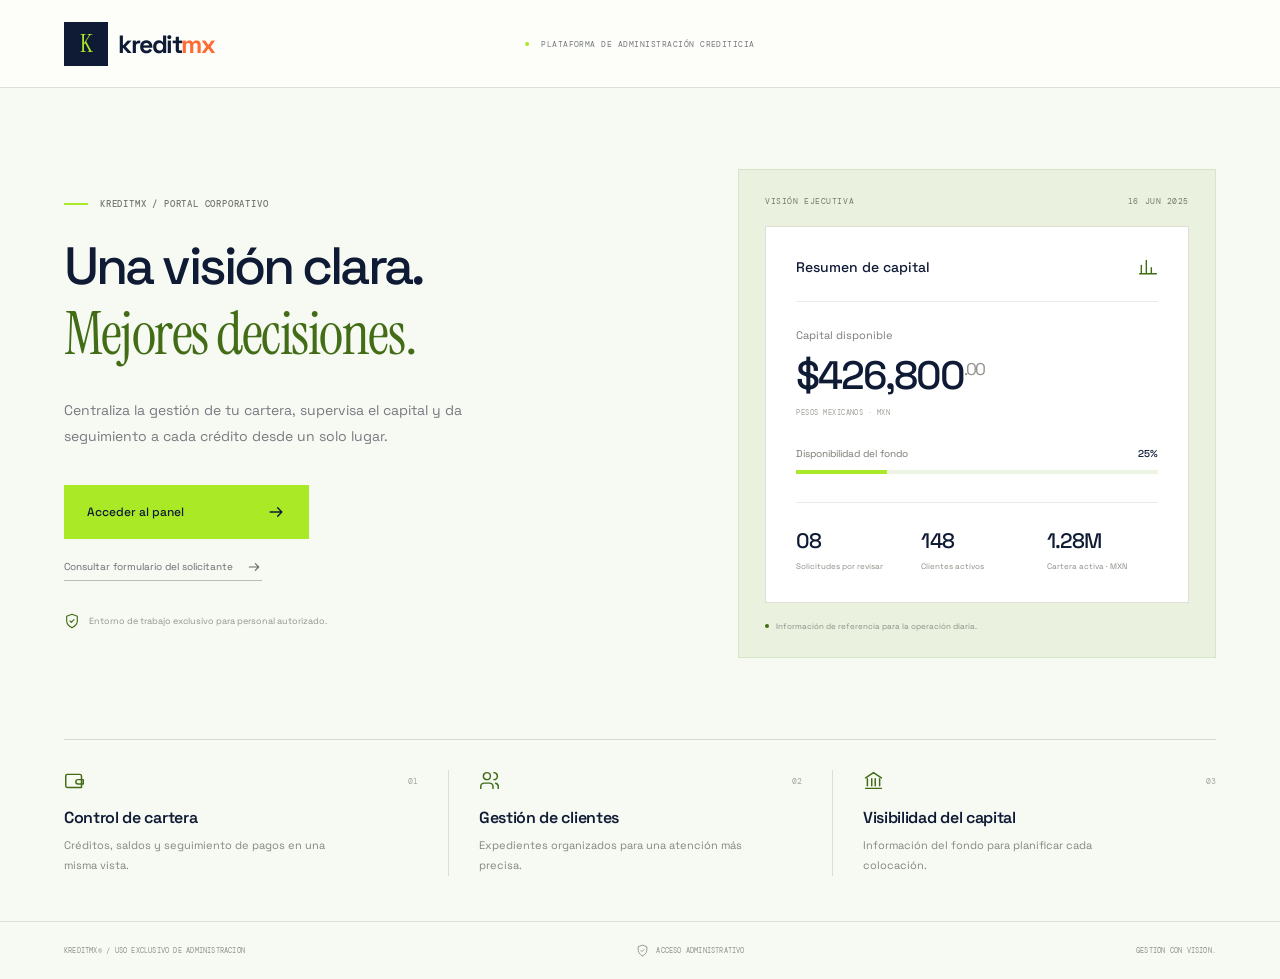
<file: index.html>
<!DOCTYPE html>
<html lang="es">

<head>
    <meta charset="UTF-8">
    <meta name="viewport" content="width=device-width, initial-scale=1.0, viewport-fit=cover">
    <title>Kreditmx</title>
    <link rel="stylesheet" href="/css/figma-theme.css">
</head>

<body>
    <div class="kw-page">
        <header class="kw-header">
            <div class="kx-brand">
                <span class="kx-brand-mark">K</span>
                <span class="kx-wordmark">kredit<span>mx</span></span>
            </div>
            <div class="kw-header-center">
                <i></i>
                <span>PLATAFORMA DE ADMINISTRACIÓN CREDITICIA</span>
            </div>
        </header>

        <main class="kw-main">
            <section class="kw-hero">
                <div class="kw-copy">
                    <div class="kw-kicker">
                        <span>KREDITMX / PORTAL CORPORATIVO</span>
                    </div>
                    <h1>
                        Una visión clara.
                        <br>
                        <em>Mejores decisiones.</em>
                    </h1>
                    <p>Centraliza la gestión de tu cartera, supervisa el capital y da seguimiento a cada crédito desde un solo lugar.</p>
                    <div class="kw-actions">
                        <a href="/login">
                            <span>Acceder al panel</span>
                            <svg width="20" height="20" viewBox="0 0 24 24" fill="none"
                                stroke="currentColor" stroke-width="1.7" stroke-linecap="round"
                                stroke-linejoin="round" aria-hidden="true">
                                <path d="M5 12h14M14 7l5 5-5 5" />
                            </svg>
                        </a>
                        <a href="/registro">
                            Consultar formulario del solicitante
                            <svg width="16" height="16" viewBox="0 0 24 24" fill="none"
                                stroke="currentColor" stroke-width="1.7" stroke-linecap="round"
                                stroke-linejoin="round" aria-hidden="true">
                                <path d="M5 12h14M14 7l5 5-5 5" />
                            </svg>
                        </a>
                    </div>
                    <div class="kw-access-note">
                        <svg width="16" height="16" viewBox="0 0 24 24" fill="none"
                            stroke="currentColor" stroke-width="1.7" stroke-linecap="round"
                            stroke-linejoin="round" aria-hidden="true">
                            <path d="M12 22s8-4 8-10V5l-8-3-8 3v7c0 6 8 10 8 10" />
                            <path d="m9 12 2 2 4-4" />
                        </svg>
                        <span>Entorno de trabajo exclusivo para personal autorizado.</span>
                    </div>
                </div>

                <div class="kw-visual">
                    <div class="kw-report-heading">
                        <span>VISIÓN EJECUTIVA</span>
                        <span>16 JUN 2025</span>
                    </div>
                    <div class="kw-ticket">
                        <div class="kw-ticket-top">
                            <span>Resumen de capital</span>
                            <svg width="20" height="20" viewBox="0 0 24 24" fill="none"
                                stroke="currentColor" stroke-width="1.7" stroke-linecap="round"
                                stroke-linejoin="round" aria-hidden="true">
                                <path d="M4 20V10M10 20V4M16 20v-7M22 20H2" />
                            </svg>
                        </div>
                        <p>Capital disponible</p>
                        <strong>$426,800<sup>.00</sup></strong>
                        <span class="kw-currency">PESOS MEXICANOS · MXN</span>
                        <div class="kw-ticket-line">
                            <span>Disponibilidad del fondo</span>
                            <b>25%</b>
                        </div>
                        <div class="kw-ticket-bar">
                            <i></i>
                        </div>
                        <div class="kw-ticket-foot">
                            <span>08<br><small>Solicitudes por revisar</small></span>
                            <span>148<br><small>Clientes activos</small></span>
                            <span>1.28M<br><small>Cartera activa · MXN</small></span>
                        </div>
                    </div>
                    <div class="kw-report-note">
                        <i></i>
                        <span>Información de referencia para la operación diaria.</span>
                    </div>
                </div>
            </section>

            <section class="kw-capabilities" aria-label="Áreas de gestión">
                <article>
                    <div>
                        <svg width="21" height="21" viewBox="0 0 24 24" fill="none"
                            stroke="currentColor" stroke-width="1.7" stroke-linecap="round"
                            stroke-linejoin="round" aria-hidden="true">
                            <path d="M4 5h14a2 2 0 0 1 2 2v13H4a2 2 0 0 1-2-2V7a2 2 0 0 1 2-2Z" />
                            <path d="M16 11h6v5h-6a2.5 2.5 0 0 1 0-5Z" />
                        </svg>
                        <span>01</span>
                    </div>
                    <h2>Control de cartera</h2>
                    <p>Créditos, saldos y seguimiento de pagos en una misma vista.</p>
                </article>
                <article>
                    <div>
                        <svg width="21" height="21" viewBox="0 0 24 24" fill="none"
                            stroke="currentColor" stroke-width="1.7" stroke-linecap="round"
                            stroke-linejoin="round" aria-hidden="true">
                            <path d="M16 21v-2a4 4 0 0 0-4-4H6a4 4 0 0 0-4 4v2" />
                            <circle cx="9" cy="7" r="4" />
                            <path d="M17 11a4 4 0 0 0 0-8M22 21v-2a4 4 0 0 0-3-3.87" />
                        </svg>
                        <span>02</span>
                    </div>
                    <h2>Gestión de clientes</h2>
                    <p>Expedientes organizados para una atención más precisa.</p>
                </article>
                <article>
                    <div>
                        <svg width="21" height="21" viewBox="0 0 24 24" fill="none"
                            stroke="currentColor" stroke-width="1.7" stroke-linecap="round"
                            stroke-linejoin="round" aria-hidden="true">
                            <path d="m3 9 9-6 9 6M5 10v8M10 10v8M14 10v8M19 10v8M3 21h18" />
                        </svg>
                        <span>03</span>
                    </div>
                    <h2>Visibilidad del capital</h2>
                    <p>Información del fondo para planificar cada colocación.</p>
                </article>
            </section>
        </main>

        <footer class="kw-footer">
            <span>KREDITMX® / USO EXCLUSIVO DE ADMINISTRACIÓN</span>
            <div>
                <svg width="13" height="13" viewBox="0 0 24 24" fill="none" stroke="currentColor"
                    stroke-width="1.7" stroke-linecap="round" stroke-linejoin="round"
                    aria-hidden="true">
                    <path d="M12 22s8-4 8-10V5l-8-3-8 3v7c0 6 8 10 8 10" />
                    <path d="m9 12 2 2 4-4" />
                </svg>
                ACCESO ADMINISTRATIVO
            </div>
            <span>GESTIÓN CON VISIÓN.</span>
        </footer>
    </div>
</body>

</html>
</file>
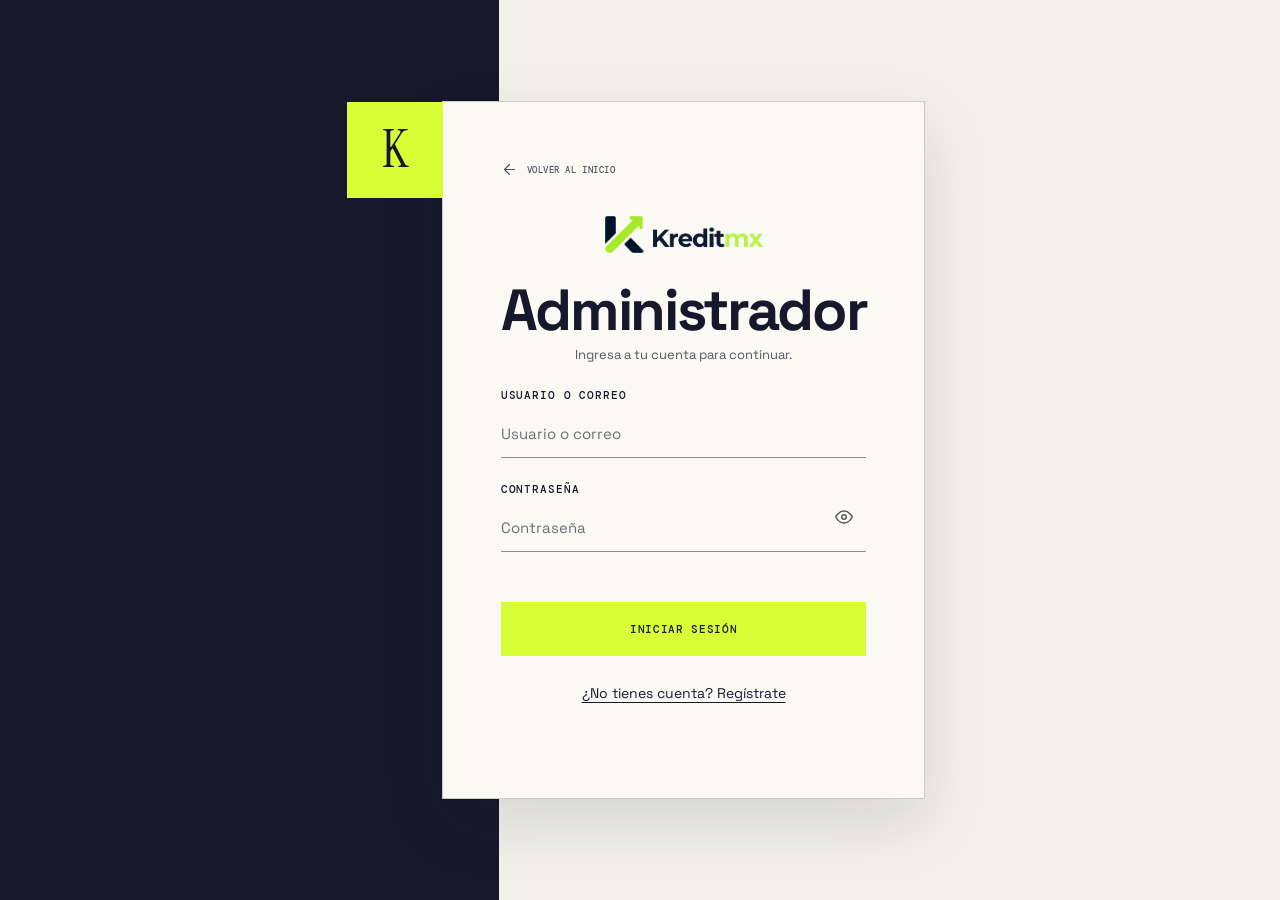
<file: templates/login.html>
<!DOCTYPE html>
<html lang="es">

<head>

    <meta charset="UTF-8">

    <meta
        name="viewport"
        content="width=device-width, initial-scale=1.0, viewport-fit=cover"
    >

    <title>Administrador</title>

    <link
        rel="stylesheet"
        href="/css/admin.css"
    >

    <link rel="stylesheet" href="/css/figma-theme.css">

</head>

<body class="kx-auth-page">

<div class="login-pagina">

    <div class="login-card">

        <a class="login-back-link" href="/" aria-label="Volver a la página de inicio">
            <svg viewBox="0 0 24 24" aria-hidden="true">
                <path d="M19 12H5M12 19l-7-7 7-7" />
            </svg>
            <span>Volver al inicio</span>
        </a>

        <img
            class="login-logo-imagen"
            src="/img/logo-transparente.png"
            alt="Kreditmx"
        >

        <h1>
            Administrador
        </h1>

        <p>
            Ingresa a tu cuenta para continuar.
        </p>


        <form id="loginForm">

            <div class="campo-admin">

                <label>
                    Usuario o correo
                </label>

                <input
                    type="text"
                    id="usuario"
                    placeholder="Usuario o correo"
                    required
                >

            </div>


            <div class="campo-admin" style="position: relative;">

                <label>
                    Contraseña
                </label>

                <input
                    type="password"
                    id="password"
                    placeholder="Contraseña"
                    required
                    style="padding-right: 52px;"
                >

                <button
                    type="button"
                    id="togglePassword"
                    style="
                        position: absolute; right: 0; top: 50%;
                        transform: translateY(-50%); background: none;
                        width: 44px; height: 44px;
                        border: none; cursor: pointer; padding: 0;
                        color: #555; line-height: 0;
                    "
                    title="Mostrar contraseña"
                    aria-label="Mostrar contraseña"
                >
                    <svg id="iconoMostrar" width="18" height="18" viewBox="0 0 24 24" fill="none" stroke="currentColor" stroke-width="2" stroke-linecap="round" stroke-linejoin="round"><path d="M1 12s4-8 11-8 11 8 11 8-4 8-11 8-11-8-11-8z"/><circle cx="12" cy="12" r="3"/></svg>
                    <svg id="iconoOcultar" width="18" height="18" viewBox="0 0 24 24" fill="none" stroke="currentColor" stroke-width="2" stroke-linecap="round" stroke-linejoin="round" style="display: none;"><path d="M17.94 17.94A10.07 10.07 0 0 1 12 20c-7 0-11-8-11-8a18.45 18.45 0 0 1 5.06-5.94M9.9 4.24A9.12 9.12 0 0 1 12 4c7 0 11 8 11 8a18.5 18.5 0 0 1-2.16 3.19m-6.72-1.07a3 3 0 1 1-4.24-4.24"/><line x1="1" y1="1" x2="23" y2="23"/></svg>
                </button>

            </div>


            <p
                id="loginError"
                style="color: #c0392b; display: none;"
            >
            </p>


            <button
                type="submit"
                class="btn-admin"
            >
                Iniciar sesión
            </button>

        </form>


        <p style="text-align: center; margin-top: 15px;">

            <a href="/registro-admin" style="font-size: 14px;">
                ¿No tienes cuenta? Regístrate
            </a>

        </p>

    </div>

</div>


<script src="/js/ui-notifications.js?v=202611211136"></script>
<script>

const mensajeRegistro = sessionStorage.getItem("kx-login-message");
if (mensajeRegistro) {
    window.KreditmxNotifications.toast(mensajeRegistro, "success");
    sessionStorage.removeItem("kx-login-message");
}

// Mostrar / ocultar la contrasena
const campoPassword = document.getElementById("password");
const botonMostrar = document.getElementById("togglePassword");

botonMostrar
    .addEventListener(
        "click",
        function() {

            const visible = campoPassword.type === "text";
            campoPassword.type = visible ? "password" : "text";
            document.getElementById("iconoMostrar").style.display = visible ? "" : "none";
            document.getElementById("iconoOcultar").style.display = visible ? "none" : "";
            botonMostrar.title = visible ? "Mostrar contraseña" : "Ocultar contraseña";
            campoPassword.focus();

        }
    );

document
    .getElementById("loginForm")
    .addEventListener(
        "submit",
        async function(event) {

            event.preventDefault();

            const errorParrafo = document.getElementById("loginError");
            errorParrafo.style.display = "none";

            try {

                const respuesta = await fetch("/api/login", {
                    method: "POST",
                    headers: { "Content-Type": "application/json" },
                    body: JSON.stringify({
                        usuario: document.getElementById("usuario").value,
                        contrasena: document.getElementById("password").value,
                    }),
                });

                const datos = await respuesta.json();

                if (!respuesta.ok) {
                    errorParrafo.textContent = datos.error || "No se pudo iniciar sesión.";
                    errorParrafo.style.display = "block";
                    window.KreditmxNotifications.toast(datos.error || "No se pudo iniciar sesión.", "error");
                    return;
                }

                window.location.href = "/admin";

            } catch (error) {
                errorParrafo.textContent = "Error de conexión. Intenta de nuevo.";
                errorParrafo.style.display = "block";
                window.KreditmxNotifications.toast("Error de conexión. Intenta de nuevo.", "error");
            }

        }
    );

</script>

</body>

</html>
</file>
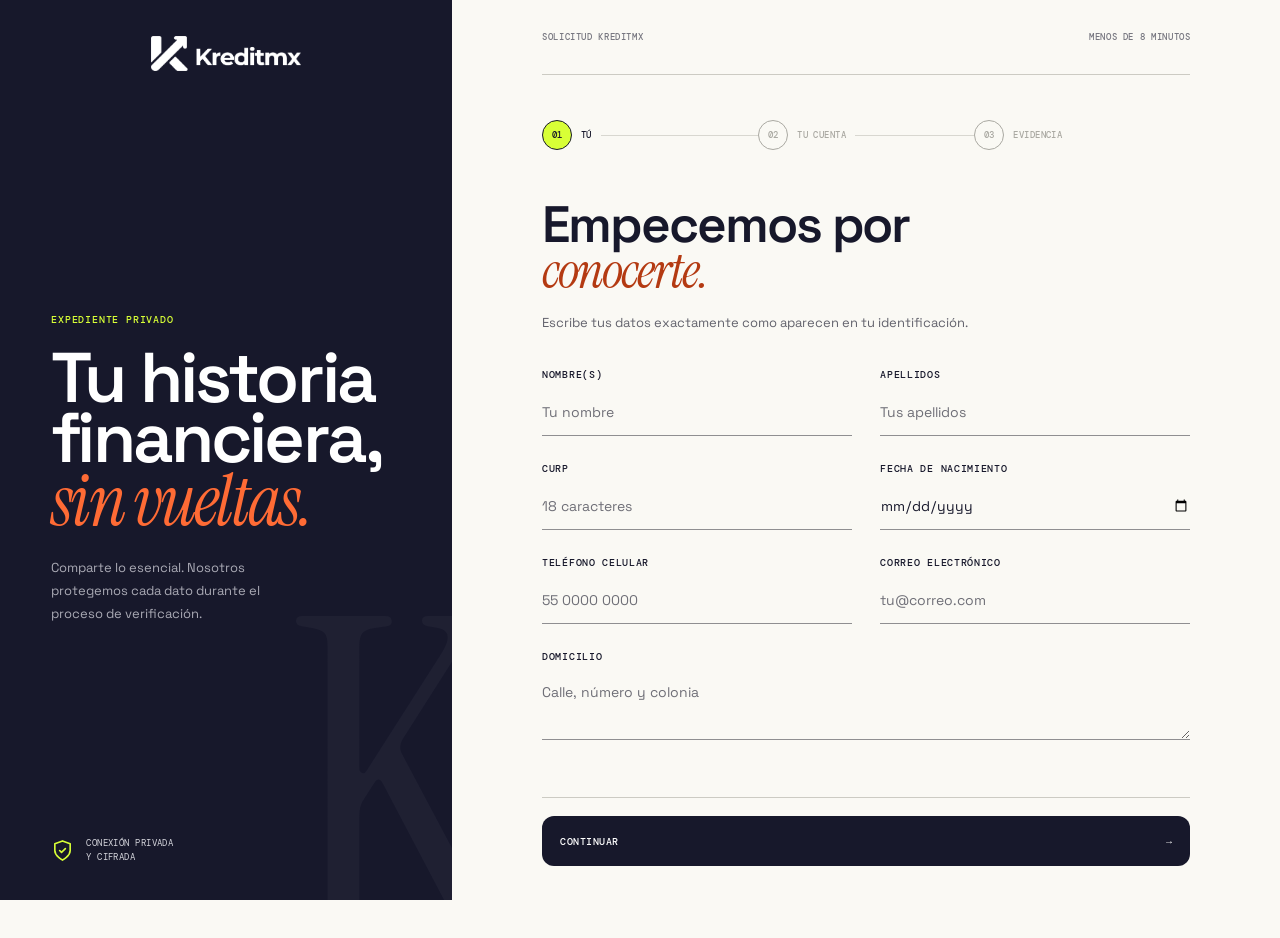
<file: templates/registro.html>
<!DOCTYPE html>
<html lang="es">
<head>
    <meta charset="UTF-8">
    <meta name="viewport" content="width=device-width, initial-scale=1.0, viewport-fit=cover">
    <title>Expediente de cliente | Kreditmx</title>
    <link rel="stylesheet" href="/css/registro.css">
    <link rel="stylesheet" href="/css/figma-theme.css">
</head>

<body class="kx-registration-page">
    <main class="contenedor">
        <section class="tarjeta">
            <aside class="encabezado">
                <img class="registro-logo-imagen" src="/img/logo-transparente.png" alt="Kreditmx">
                <div class="registro-intro">
                    <span>Expediente privado</span>
                    <h1>Tu historia financiera,</h1>
                    <p>Comparte lo esencial. Nosotros protegemos cada dato durante el proceso de verificación.</p>
                </div>
                <div class="registro-seguridad">
                    <svg viewBox="0 0 24 24" aria-hidden="true"><path d="M12 22s8-4 8-10V5l-8-3-8 3v7c0 6 8 10 8 10"/><path d="m9 12 2 2 4-4"/></svg>
                    <span>Conexión privada<br>y cifrada</span>
                </div>
            </aside>

            <section class="registro-contenido">
                <header class="registro-barra">
                    <span>Solicitud Kreditmx</span>
                    <span>Menos de 8 minutos</span>
                </header>

                <div class="registro-form-wrap">
                    <div class="registro-progreso" aria-label="Progreso del expediente">
                        <div class="activo" data-progress="1"><b>01</b><span>Tú</span><i></i></div>
                        <div data-progress="2"><b>02</b><span>Tu cuenta</span><i></i></div>
                        <div data-progress="3"><b>03</b><span>Evidencia</span></div>
                    </div>

                    <form id="formRegistro" enctype="multipart/form-data">
                        <input type="hidden" name="token" value="{{ token }}">
                        <input type="hidden" id="nombreCompleto" name="nombre">

                        <fieldset class="registro-paso" data-step="1">
                            <legend>Empecemos por <em>conocerte.</em></legend>
                            <p class="registro-lead">Escribe tus datos exactamente como aparecen en tu identificación.</p>

                            <div class="registro-campos">
                                <div class="campo">
                                    <label for="nombre">Nombre(s)</label>
                                    <input type="text" id="nombre" name="nombres" autocomplete="given-name" placeholder="Tu nombre" required>
                                </div>
                                <div class="campo">
                                    <label for="apellidos">Apellidos</label>
                                    <input type="text" id="apellidos" name="apellidos" autocomplete="family-name" placeholder="Tus apellidos" required>
                                </div>
                                <div class="campo">
                                    <label for="curp">CURP</label>
                                    <input type="text" id="curp" name="curp" maxlength="18" minlength="18" autocomplete="off" placeholder="18 caracteres" required>
                                </div>
                                <div class="campo">
                                    <label for="fechaNacimiento">Fecha de nacimiento</label>
                                    <input type="date" id="fechaNacimiento" name="fecha_nacimiento" autocomplete="bday" required>
                                </div>
                                <div class="campo">
                                    <label for="telefono">Teléfono celular</label>
                                    <input type="tel" id="telefono" name="telefono" maxlength="10" inputmode="numeric" autocomplete="tel" placeholder="55 0000 0000" required>
                                </div>
                                <div class="campo">
                                    <label for="correo">Correo electrónico</label>
                                    <input type="email" id="correo" name="correo" autocomplete="email" placeholder="tu@correo.com" required>
                                </div>
                                <div class="campo campo-completo">
                                    <label for="direccion">Domicilio</label>
                                    <textarea id="direccion" name="direccion" rows="2" autocomplete="street-address" placeholder="Calle, número y colonia" required></textarea>
                                </div>
                            </div>
                        </fieldset>

                        <fieldset class="registro-paso" data-step="2" hidden>
                            <legend>¿Dónde movemos <em>tu dinero?</em></legend>
                            <p class="registro-lead">La cuenta debe estar a tu nombre. Nunca solicitaremos claves ni contraseñas.</p>

                            <div class="registro-campos">
                                <div class="campo">
                                    <label for="banco">Banco</label>
                                    <select id="banco" name="banco" required>
                                        <option value="">Selecciona</option>
                                        <option value="BBVA">BBVA</option>
                                        <option value="Banorte">Banorte</option>
                                        <option value="Santander">Santander</option>
                                        <option value="HSBC">HSBC</option>
                                        <option value="Scotiabank">Scotiabank</option>
                                        <option value="Citibanamex">Citibanamex</option>
                                        <option value="Banco Azteca">Banco Azteca</option>
                                        <option value="Otro">Otro</option>
                                    </select>
                                </div>
                                <div class="campo">
                                    <label for="cuenta">CLABE interbancaria</label>
                                    <input type="text" id="cuenta" name="cuenta" maxlength="18" minlength="18" inputmode="numeric" autocomplete="off" placeholder="18 dígitos" required>
                                    <small id="mensajeCuenta">Ingresa únicamente 18 números.</small>
                                </div>
                                <div class="campo">
                                    <label for="ingresoMensual">Ingreso mensual</label>
                                    <input type="number" id="ingresoMensual" name="ingreso_mensual" min="0" step="0.01" inputmode="decimal" placeholder="$ 0.00" required>
                                </div>
                                <div class="campo">
                                    <label for="ocupacion">Ocupación</label>
                                    <input type="text" id="ocupacion" name="ocupacion" autocomplete="organization-title" placeholder="Tu actividad actual" required>
                                </div>
                            </div>
                        </fieldset>

                        <fieldset class="registro-paso" data-step="3" hidden>
                            <legend>Última revisión: <em>tu evidencia.</em></legend>
                            <p class="registro-lead">Sube archivos claros en JPG, PNG o WEBP. Máximo 5 MB por archivo.</p>

                            <div class="documentos">
                                <div class="documento">
                                    <label for="fotoFrente"><b>01</b><span><strong>Identificación / frente</strong><small>JPG, PNG o WEBP</small></span><em>Subir</em></label>
                                    <input type="file" id="fotoFrente" name="foto_frente" accept="image/jpeg,image/png,image/webp" required>
                                    <div id="previewFrente" class="preview"></div>
                                </div>
                                <div class="documento">
                                    <label for="fotoReverso"><b>02</b><span><strong>Identificación / reverso</strong><small>JPG, PNG o WEBP</small></span><em>Subir</em></label>
                                    <input type="file" id="fotoReverso" name="foto_reverso" accept="image/jpeg,image/png,image/webp" required>
                                    <div id="previewReverso" class="preview"></div>
                                </div>
                                <div class="documento">
                                    <label for="comprobanteDomicilio"><b>03</b><span><strong>Selfie</strong><small>Toma la foto con tu cámara</small></span><em>Tomar foto</em></label>
                                    <input type="file" id="comprobanteDomicilio" name="comprobante_domicilio" accept="image/jpeg,image/png,image/webp" capture="user" required>
                                    <div id="previewComprobante" class="preview"></div>
                                </div>
                            </div>

                            <div class="autorizacion">
                                <label>
                                    <input type="checkbox" id="acepto" name="autoriza_historial" value="true" required>
                                    <span>Acepto el aviso de privacidad y autorizo la consulta de mi historial crediticio para evaluar esta solicitud.</span>
                                </label>
                            </div>
                        </fieldset>

                        <div class="registro-acciones">
                            <button type="button" id="btnAnterior" class="btn-anterior" hidden>← Anterior</button>
                            <button type="button" id="btnContinuar">Continuar <span aria-hidden="true">→</span></button>
                            <button type="submit" id="btnEnviar" hidden>Enviar expediente <span aria-hidden="true">→</span></button>
                        </div>
                    </form>

                    <div id="mensajeExito" class="mensaje-exito oculto">
                        <div class="check" aria-hidden="true">✓</div>
                        <p>Expediente completo</p>
                        <h2>Todo está <em>en orden.</em></h2>
                        <span>Tu asesor revisará la información y se pondrá en contacto contigo. No necesitas hacer nada más.</span>
                    </div>
                </div>
            </section>
        </section>
    </main>

    <script src="/js/ui-notifications.js?v=202611211136"></script>
    <script src="/js/registro.js?v=202611211136"></script>
</body>
</html>
</file>
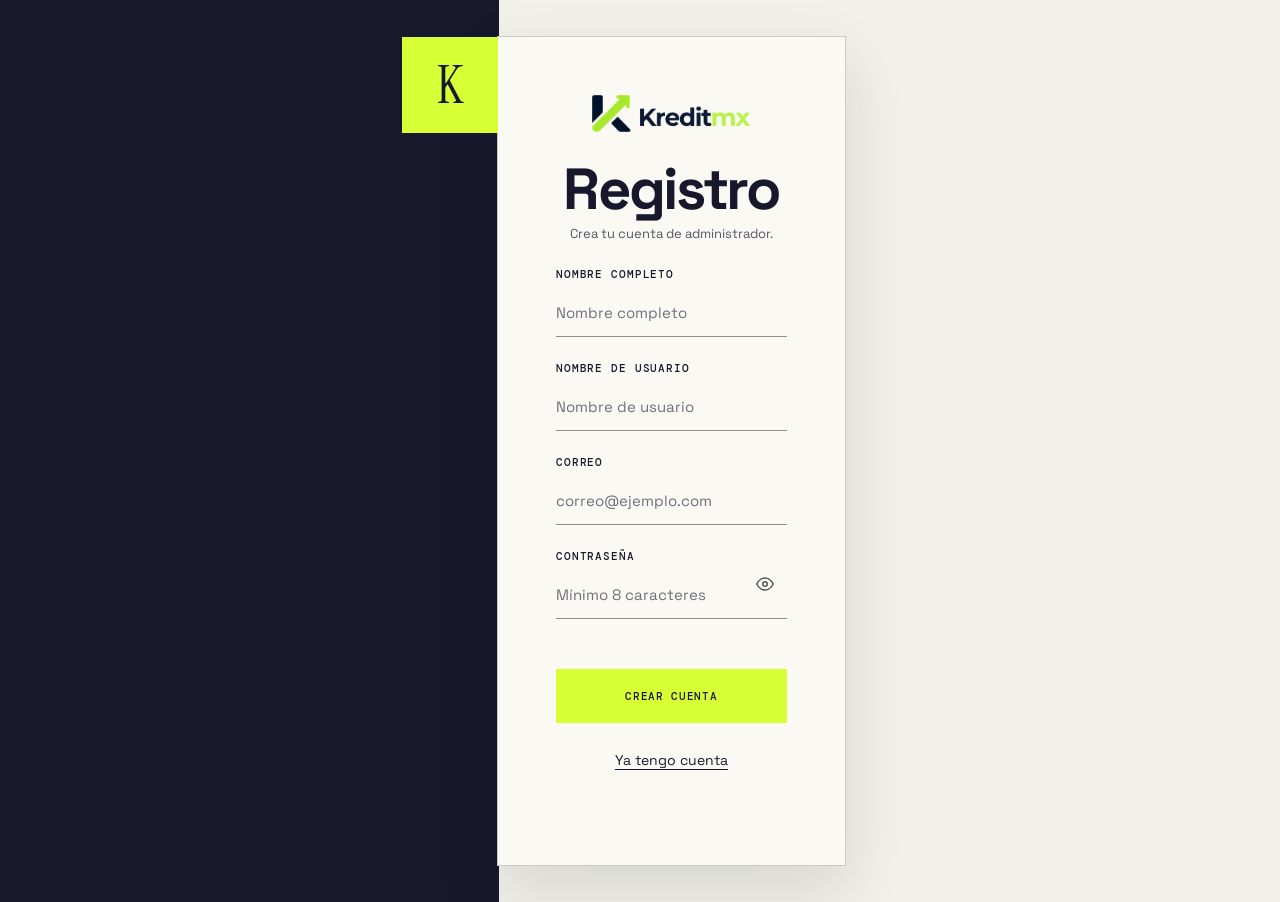
<file: templates/registro_admin.html>
<!DOCTYPE html>
<html lang="es">

<head>

    <meta charset="UTF-8">

    <meta
        name="viewport"
        content="width=device-width, initial-scale=1.0, viewport-fit=cover"
    >

    <title>Registro Administrador</title>

    <link
        rel="stylesheet"
        href="/css/admin.css"
    >

    <link rel="stylesheet" href="/css/figma-theme.css">

</head>

<body class="kx-auth-page">

<div class="login-pagina">

    <div class="login-card">

        <img
            class="login-logo-imagen"
            src="/img/logo-transparente.png"
            alt="Kreditmx"
        >

        <h1>
            Registro
        </h1>

        <p>
            Crea tu cuenta de administrador.
        </p>


        <form id="registroForm">

            <div class="campo-admin">

                <label>
                    Nombre completo
                </label>

                <input
                    type="text"
                    id="nombre_completo"
                    placeholder="Nombre completo"
                    required
                >

            </div>


            <div class="campo-admin">

                <label>
                    Nombre de usuario
                </label>

                <input
                    type="text"
                    id="usuario"
                    placeholder="Nombre de usuario"
                    required
                >

            </div>


            <div class="campo-admin">

                <label>
                    Correo
                </label>

                <input
                    type="email"
                    id="correo"
                    placeholder="correo@ejemplo.com"
                    required
                >

            </div>


            <div class="campo-admin" style="position: relative;">

                <label>
                    Contraseña
                </label>

                <input
                    type="password"
                    id="contrasena"
                    placeholder="Mínimo 8 caracteres"
                    minlength="8"
                    required
                    style="padding-right: 52px;"
                >

                <button
                    type="button"
                    id="togglePassword"
                    style="
                        position: absolute; right: 0; top: 50%;
                        transform: translateY(-50%); background: none;
                        width: 44px; height: 44px;
                        border: none; cursor: pointer; padding: 0;
                        color: #555; line-height: 0;
                    "
                    title="Mostrar contraseña"
                    aria-label="Mostrar contraseña"
                >
                    <svg id="iconoMostrar" width="18" height="18" viewBox="0 0 24 24" fill="none" stroke="currentColor" stroke-width="2" stroke-linecap="round" stroke-linejoin="round"><path d="M1 12s4-8 11-8 11 8 11 8-4 8-11 8-11-8-11-8z"/><circle cx="12" cy="12" r="3"/></svg>
                    <svg id="iconoOcultar" width="18" height="18" viewBox="0 0 24 24" fill="none" stroke="currentColor" stroke-width="2" stroke-linecap="round" stroke-linejoin="round" style="display: none;"><path d="M17.94 17.94A10.07 10.07 0 0 1 12 20c-7 0-11-8-11-8a18.45 18.45 0 0 1 5.06-5.94M9.9 4.24A9.12 9.12 0 0 1 12 4c7 0 11 8 11 8a18.5 18.5 0 0 1-2.16 3.19m-6.72-1.07a3 3 0 1 1-4.24-4.24"/><line x1="1" y1="1" x2="23" y2="23"/></svg>
                </button>

            </div>


            <p
                id="registroError"
                style="color: #c0392b; display: none;"
            >
            </p>


            <button
                type="submit"
                class="btn-admin"
            >
                Crear cuenta
            </button>

        </form>


        <p style="text-align: center; margin-top: 15px;">

            <a href="/login" style="font-size: 14px;">
                Ya tengo cuenta
            </a>

        </p>

    </div>

</div>


<script src="/js/ui-notifications.js?v=202611211136"></script>
<script>

// Mostrar / ocultar la contrasena
const campoPassword = document.getElementById("contrasena");
const botonMostrar = document.getElementById("togglePassword");

botonMostrar
    .addEventListener(
        "click",
        function() {

            const visible = campoPassword.type === "text";
            campoPassword.type = visible ? "password" : "text";
            document.getElementById("iconoMostrar").style.display = visible ? "" : "none";
            document.getElementById("iconoOcultar").style.display = visible ? "none" : "";
            botonMostrar.title = visible ? "Mostrar contraseña" : "Ocultar contraseña";
            campoPassword.focus();

        }
    );

document
    .getElementById("registroForm")
    .addEventListener(
        "submit",
        async function(event) {

            event.preventDefault();

            const errorParrafo = document.getElementById("registroError");
            errorParrafo.style.display = "none";

            if (document.getElementById("contrasena").value.length < 8) {
                errorParrafo.textContent = "La contraseña debe tener al menos 8 caracteres.";
                errorParrafo.style.display = "block";
                window.KreditmxNotifications.toast("La contraseña debe tener al menos 8 caracteres.", "error");
                return;
            }

            try {

                const respuesta = await fetch("/api/registro-admin", {
                    method: "POST",
                    headers: { "Content-Type": "application/json" },
                    body: JSON.stringify({
                        nombre_completo: document.getElementById("nombre_completo").value,
                        usuario: document.getElementById("usuario").value,
                        correo: document.getElementById("correo").value,
                        contrasena: document.getElementById("contrasena").value,
                    }),
                });

                const datos = await respuesta.json();

                if (!respuesta.ok) {
                    errorParrafo.textContent = datos.error || "No se pudo registrar la cuenta.";
                    errorParrafo.style.display = "block";
                    window.KreditmxNotifications.toast(datos.error || "No se pudo registrar la cuenta.", "error");
                    return;
                }

                sessionStorage.setItem("kx-login-message", "Cuenta creada correctamente. Ya puedes iniciar sesión.");
                window.location.href = "/login";

            } catch (error) {
                errorParrafo.textContent = "Error de conexión. Intenta de nuevo.";
                errorParrafo.style.display = "block";
                window.KreditmxNotifications.toast("Error de conexión. Intenta de nuevo.", "error");
            }

        }
    );

</script>

</body>

</html>
</file>
<file: css/figma-theme.css>
@import url("https://fonts.googleapis.com/css2?family=DM+Mono:wght@400;500&family=Instrument+Serif:ital@0;1&family=Space+Grotesk:wght@400;500;600;700&display=swap");
@import url("/css/figma-core.css");
@import url("/css/figma-home.css");
@import url("/css/figma-welcome.css");
@import url("/css/figma-admin-shell.css");
@import url("/css/figma-admin-workflows.css");
@import url("/css/figma-dashboard.css");
@import url("/css/figma-auth-client.css");
@import url("/css/figma-registration.css");
@import url("/css/figma-responsive.css");
</file>
<file: css/admin.css>
* {
    box-sizing: border-box;
    margin: 0;
    padding: 0;
}

body {
    font-family: Arial, Helvetica, sans-serif;

    background: #f4f6f8;

    color: #1f2937;
}


/* INICIO */

.inicio {
    display: flex;

    justify-content: center;

    align-items: center;

    text-align: center;

    padding: 20px;
}

.inicio h1 {
    margin-bottom: 10px;
}

.inicio p {
    color: #6b7280;

    margin-bottom: 30px;
}

.inicio-botones {
    display: flex;

    gap: 15px;
}

.inicio-botones a {
    text-decoration: none;

    background: #111827;

    color: white;

    padding: 13px 20px;

    border-radius: 8px;
}

.inicio {
    min-height: 100vh;
    flex-direction: column;
    gap: 14px;
    padding: 40px 20px;
}

.inicio-logo {
    display: block;
    width: min(360px, 78vw);
    height: auto;
    margin-bottom: 8px;
}

.inicio h1 {
    color: #102a43;
    font-family: Georgia, "Times New Roman", serif;
    font-size: clamp(38px, 6vw, 68px);
    font-weight: 500;
    letter-spacing: -.04em;
}

.inicio p {
    max-width: 520px;
    margin-bottom: 22px;
    color: #627d98;
    font-size: 17px;
}

.inicio-botones {
    flex-wrap: wrap;
    justify-content: center;
}

.inicio-botones a {
    border-radius: 999px;
    background: #1d4e89;
    padding: 14px 24px;
}

.inicio-botones a:hover {
    background: #2f80c9;
}


/* LOGIN */

.login-pagina {
    min-height: 100vh;

    display: flex;

    justify-content: center;

    align-items: center;

    padding: 20px;
}

.login-card {
    width: 100%;

    max-width: 400px;

    background: white;

    padding: 35px;

    border-radius: 15px;

    box-shadow:
        0 10px 35px rgba(0,0,0,.08);
}

.login-logo {
    font-weight: bold;

    text-align: center;

    margin-bottom: 25px;
}

.login-card h1 {
    text-align: center;

    margin-bottom: 8px;
}

.login-card > p {
    text-align: center;

    color: #6b7280;

    margin-bottom: 25px;
}

.campo-admin {
    margin-bottom: 20px;
}

.campo-admin label {
    display: block;

    font-weight: bold;

    margin-bottom: 8px;
}

.campo-admin input {
    width: 100%;

    padding: 13px;

    border: 1px solid #d1d5db;

    border-radius: 8px;

    font-size: 15px;
}

.btn-admin {
    width: 100%;

    padding: 13px;

    border: none;

    border-radius: 8px;

    background: #111827;

    color: white;

    cursor: pointer;

    font-size: 15px;
}


/* HEADER */

.admin-header {
    background: #111827;

    color: white;

    padding: 18px 30px;

    display: flex;

    justify-content: space-between;

    align-items: center;
}

.admin-logo {
    font-weight: bold;

    letter-spacing: 1px;

    margin-bottom: 4px;
}

.admin-header span {
    font-size: 13px;

    opacity: .7;
}

.btn-salir {
    border: 1px solid rgba(255,255,255,.3);

    background: transparent;

    color: white;

    padding: 9px 14px;

    border-radius: 7px;

    text-decoration: none;

    cursor: pointer;
}


/* CONTENEDOR */

.admin-container {
    max-width: 1200px;

    margin: 30px auto;

    padding: 0 20px;
}


/* ESTADÍSTICAS */

.estadisticas {
    display: grid;

    grid-template-columns:
        repeat(4, 1fr);

    gap: 18px;

    margin-bottom: 25px;
}

.stat-card {
    background: white;

    padding: 22px;

    border-radius: 12px;

    box-shadow:
        0 3px 12px rgba(0,0,0,.04);
}

.stat-card span {
    display: block;

    color: #6b7280;

    font-size: 13px;

    margin-bottom: 10px;
}

.stat-card strong {
    font-size: 28px;
}


/* MODULOS */

.modulos-panel {
    background: white;
    padding: 25px;
    border-radius: 12px;
    margin-bottom: 25px;
    box-shadow: 0 3px 12px rgba(0,0,0,.04);
}

.modulos-encabezado {
    margin-bottom: 20px;
}

.modulos-encabezado h2 {
    margin: 4px 0 6px;
}

.modulos-encabezado p:not(.eyebrow) {
    color: #6b7280;
    font-size: 14px;
}

.eyebrow {
    color: #6b7280;
    font-size: 12px;
    font-weight: bold;
    letter-spacing: .08em;
    text-transform: uppercase;
}

.modulos-grid {
    display: grid;
    grid-template-columns: repeat(4, 1fr);
    gap: 14px;
}

.modulo-card {
    display: flex;
    flex-direction: column;
    align-items: flex-start;
    gap: 8px;
    min-height: 135px;
    padding: 18px;
    border: 1px solid #e5e7eb;
    border-radius: 10px;
    background: #fff;
    color: #1f2937;
    text-align: left;
    cursor: pointer;
    transition: border-color .2s, transform .2s, box-shadow .2s;
}

.modulo-card:hover {
    border-color: #111827;
    box-shadow: 0 6px 16px rgba(0,0,0,.08);
    transform: translateY(-2px);
}

.modulo-card > span:last-child {
    color: #6b7280;
    font-size: 13px;
    line-height: 1.4;
}

.modulo-icono {
    display: grid;
    width: 34px;
    height: 34px;
    place-items: center;
    border-radius: 8px;
    background: #111827;
    color: white;
    font-size: 18px;
    font-weight: bold;
}

.modulo-panel {
    display: none;
}

.modulo-panel.modulo-activo {
    display: block;
}

.formulario-cliente {
    display: grid;
    grid-template-columns: repeat(3, 1fr) auto;
    align-items: end;
    gap: 14px;
    margin-bottom: 25px;
    padding: 18px;
    border: 1px solid #e5e7eb;
    border-radius: 10px;
    background: #f9fafb;
}

.campo-cliente label {
    display: block;
    margin-bottom: 7px;
    font-size: 13px;
    font-weight: bold;
}

.campo-cliente input {
    width: 100%;
    padding: 11px 12px;
    border: 1px solid #d1d5db;
    border-radius: 8px;
}

.acciones-cliente {
    display: flex;
    gap: 8px;
}

.btn-secundario,
.btn-tabla {
    border: 1px solid #d1d5db;
    border-radius: 7px;
    background: white;
    color: #374151;
    cursor: pointer;
}

.btn-secundario {
    padding: 12px 14px;
}

.btn-tabla {
    padding: 6px 8px;
    font-size: 12px;
}

.btn-tabla.btn-ver {
    border-color: #111827;
    background: #111827;
    color: white;
}

.btn-eliminar {
    border-color: #fecaca;
    color: #b91c1c;
}

.btn-tabla.btn-editar {
    border-color: #166534;
    background: #166534;
    color: white;
}

.btn-tabla.btn-editar:hover {
    background: #15803d;
}

.btn-guardar-edicion {
    background: #166534;
}

.btn-guardar-edicion:hover {
    background: #15803d;
}


/* PANEL */

.panel {
    background: white;

    padding: 25px;

    border-radius: 12px;

    margin-bottom: 25px;

    box-shadow:
        0 3px 12px rgba(0,0,0,.04);
}

.panel-header {
    display: flex;

    justify-content: space-between;

    align-items: center;

    gap: 20px;

    margin-bottom: 20px;
}

.panel-header h2 {
    margin-bottom: 5px;
}

.panel-header p {
    color: #6b7280;

    font-size: 14px;
}


/* BOTONES */

.btn-generar {
    background: #111827;

    color: white;

    border: none;

    padding: 12px 18px;

    border-radius: 8px;

    cursor: pointer;
}

.btn-whatsapp {
    margin-top: 12px;

    background: #166534;

    color: white;

    border: none;

    padding: 10px 15px;

    border-radius: 8px;

    cursor: pointer;
}


/* LINK */

.link-resultado {
    padding: 18px;

    background: #f3f4f6;

    border-radius: 10px;
}

.link-resultado label {
    display: block;

    font-weight: bold;

    margin-bottom: 8px;
}

.link-input {
    display: flex;
}

.link-input input {
    flex: 1;

    padding: 12px;

    border: 1px solid #d1d5db;

    border-radius: 7px 0 0 7px;
}

.link-input button {
    border: none;

    padding: 0 18px;

    background: #374151;

    color: white;

    border-radius: 0 7px 7px 0;

    cursor: pointer;
}


/* TABLA */

.tabla-wrapper {
    overflow-x: auto;
}

table {
    width: 100%;

    border-collapse: collapse;
}

th,
td {
    padding: 14px;

    text-align: left;

    border-bottom: 1px solid #eee;

    white-space: nowrap;
}

th {
    font-size: 13px;

    color: #6b7280;

    background: #f9fafb;
}

.btn-ver {
    display: inline-block;

    text-decoration: none;

    background: #111827;

    color: white;

    padding: 7px 12px;

    border-radius: 6px;

    font-size: 13px;
}


/* ESTADOS */

.estado {
    display: inline-block;

    padding: 6px 10px;

    border-radius: 20px;

    font-size: 12px;

    font-weight: bold;
}

.pendiente {
    background: #fef3c7;

    color: #92400e;
}

.revision {
    background: #dbeafe;

    color: #1e40af;
}

.aprobado {
    background: #dcfce7;

    color: #166534;
}

.rechazado {
    background: #fee2e2;

    color: #991b1b;
}


/* BUSCAR */

.buscar {
    padding: 11px 13px;

    border: 1px solid #d1d5db;

    border-radius: 8px;

    width: 240px;
}


/* CLIENTE */

.cliente-titulo {
    display: flex;

    align-items: center;

    gap: 15px;
}

.avatar {
    width: 55px;

    height: 55px;

    border-radius: 50%;

    background: #e5e7eb;

    display: flex;

    align-items: center;

    justify-content: center;

    font-weight: bold;
}

.cliente-titulo p {
    color: #6b7280;

    margin-top: 4px;
}


/* DATOS */

.datos-grid {
    display: grid;

    grid-template-columns:
        1fr 1fr;

    gap: 20px;

    margin-top: 20px;
}

.dato {
    padding: 15px;

    background: #f9fafb;

    border-radius: 8px;
}

.dato span {
    display: block;

    font-size: 12px;

    color: #6b7280;

    margin-bottom: 6px;
}

.dato-completo {
    grid-column: 1 / -1;
}


/* DOCUMENTOS ADMIN */

.documentos-admin {
    display: grid;

    grid-template-columns: 1fr 1fr;

    gap: 20px;

    margin-top: 20px;
}

.documentos-admin h3 {
    margin-bottom: 10px;
}

.documento-placeholder {
    min-height: 250px;

    border: 2px dashed #d1d5db;

    border-radius: 10px;

    display: flex;

    flex-direction: column;

    justify-content: center;

    align-items: center;

    gap: 10px;

    color: #6b7280;

    font-size: 40px;
}

.documento-placeholder span {
    font-size: 14px;
}

.documento-imagen {
    display: block;
    width: 100%;
    max-height: 280px;
    border-radius: 12px;
    object-fit: contain;
}


/* ESTADO CONTROL */

.estado-control {
    display: flex;

    gap: 10px;

    margin-top: 20px;
}

.estado-control select {
    padding: 11px;

    border: 1px solid #d1d5db;

    border-radius: 8px;
}


/* OCULTO */

.oculto {
    display: none;
}


/* RESPONSIVE */

@media (max-width: 800px) {

    .estadisticas {
        grid-template-columns:
            1fr 1fr;
    }

    .panel-header {
        flex-direction: column;

        align-items: flex-start;
    }

    .buscar {
        width: 100%;
    }

}

.prestamo-form {
    display: grid;

    grid-template-columns:
        repeat(2, 1fr);

    gap: 20px;

    margin-top: 25px;
}


.campo-prestamo label {

    display: block;

    font-weight: bold;

    margin-bottom: 8px;

    font-size: 14px;
}


.campo-prestamo input,
.campo-prestamo select {

    width: 100%;

    padding: 13px;

    border: 1px solid #d1d5db;

    border-radius: 8px;

    font-size: 15px;

    background: white;

    outline: none;
}


.campo-prestamo input:focus,
.campo-prestamo select:focus {

    border-color: #111827;

    box-shadow:
        0 0 0 3px
        rgba(17, 24, 39, .08);
}


/* MONEDA */

.input-moneda {

    position: relative;
}


.input-moneda span {

    position: absolute;

    left: 13px;

    top: 50%;

    transform: translateY(-50%);

    color: #6b7280;

    font-weight: bold;
}


.input-moneda input {

    padding-left: 30px;
}


/* PORCENTAJE */

.input-porcentaje {

    position: relative;
}


.input-porcentaje span {

    position: absolute;

    right: 13px;

    top: 50%;

    transform: translateY(-50%);

    color: #6b7280;

    font-weight: bold;
}


.input-porcentaje input {

    padding-right: 35px;
}


/* ACCIONES */

.prestamo-acciones {

    margin-top: 25px;

    padding-top: 20px;

    border-top: 1px solid #eee;
}


.btn-calcular {

    padding: 13px 22px;

    background: #111827;

    color: white;

    border: none;

    border-radius: 8px;

    cursor: pointer;

    font-size: 15px;

    font-weight: bold;
}


.btn-calcular:hover {

    opacity: .9;
}


/* RESULTADO */

.resultado-prestamo {

    margin-top: 30px;

    padding-top: 25px;

    border-top: 1px solid #e5e7eb;
}


.resultado-prestamo h3 {

    margin-bottom: 20px;
}


/* RESUMEN */

.resumen-grid {

    display: grid;

    grid-template-columns:
        repeat(4, 1fr);

    gap: 15px;
}


.resumen-item {

    padding: 18px;

    background: #f9fafb;

    border-radius: 10px;

    border: 1px solid #eee;
}


.resumen-item span {

    display: block;

    color: #6b7280;

    font-size: 12px;

    margin-bottom: 8px;
}


.resumen-item strong {

    font-size: 17px;
}


/* TABLA PAGOS */

.panel-seccion {

    margin-top: 25px;

    padding-top: 25px;

    border-top: 1px solid #e5e7eb;
}


.titulo-seccion {

    margin-bottom: 20px;
}


.titulo-seccion h2 {

    margin-bottom: 6px;
}


.titulo-seccion p {

    color: #6b7280;

    font-size: 14px;
}


.formulario-pago {

    display: grid;

    grid-template-columns: repeat(3, 1fr);

    gap: 15px;
}


.formulario-pago .campo label {

    display: block;

    margin-bottom: 7px;

    font-size: 13px;

    font-weight: bold;
}


.formulario-pago input,
.formulario-pago select {

    width: 100%;

    padding: 11px 12px;

    border: 1px solid #d1d5db;

    border-radius: 8px;
}


.resumen-pago {

    display: grid;

    grid-template-columns: repeat(3, 1fr);

    gap: 15px;

    margin: 20px 0;
}


.dato-pago {

    padding: 15px;

    background: #f9fafb;

    border: 1px solid #e5e7eb;

    border-radius: 8px;
}


.dato-pago span {

    display: block;

    color: #6b7280;

    font-size: 12px;

    margin-bottom: 6px;
}


.dato-pago.principal {

    border-color: #9ca3af;
}


.btn-principal {

    padding: 12px 18px;

    border: none;

    border-radius: 8px;

    background: #111827;

    color: white;

    cursor: pointer;

    font-weight: bold;
}


.mensaje-pago {

    min-height: 20px;

    margin-top: 10px;

    color: #166534;

    font-size: 13px;
}


.tabla-contenedor {

    overflow-x: auto;
}


.acciones-pago {

    display: flex;

    justify-content: flex-end;

    margin-top: 20px;
}

.tabla-pagos {

    margin-top: 30px;
}


.tabla-pagos h3 {

    margin-bottom: 15px;
}


.tabla-pagos table {

    width: 100%;

    border-collapse: collapse;
}


.tabla-pagos th,
.tabla-pagos td {

    padding: 13px;

    text-align: left;

    border-bottom: 1px solid #eee;
}


.tabla-pagos th {

    background: #f9fafb;

    color: #6b7280;

    font-size: 13px;
}


/* RECIBO */

.acciones-recibo {

    margin-top: 25px;

    padding-top: 20px;

    border-top: 1px solid #eee;

    display: flex;

    flex-direction: column;

    align-items: flex-end;

    gap: 12px;
}


.btn-pdf {

    padding: 13px 20px;

    border: none;

    border-radius: 8px;

    background: #374151;

    color: white;

    cursor: pointer;

    font-weight: bold;
}


@media (max-width: 700px) {

    .modulos-grid {
        grid-template-columns: repeat(2, 1fr);
    }

    .formulario-cliente {
        grid-template-columns: 1fr;
    }

    .acciones-cliente {
        flex-wrap: wrap;
    }

    .formulario-pago,
    .resumen-pago {
        grid-template-columns: 1fr;
    }

    .acciones-pago {
        justify-content: stretch;
    }

    .acciones-pago .btn-pdf {
        width: 100%;
    }
}

@media (max-width: 420px) {

    .modulos-grid {
        grid-template-columns: 1fr;
    }
}

/* DIRECCION VISUAL KREDITMX */

:root {
    --tinta: #1b2924;
    --tinta-suave: #53635c;
    --marfil: #f4f1e9;
    --papel: #fffdf8;
    --linea: #d9ded5;
    --salvia: #dce8dc;
    --verde: #31594a;
    --terracota: #bd6d4d;
    --sombra: 0 18px 50px rgba(36, 49, 42, .10);
}

body {
    background:
        radial-gradient(circle at 12% 8%, rgba(189, 109, 77, .12), transparent 26rem),
        linear-gradient(135deg, #f4f1e9 0%, #e9efe8 100%);
    color: var(--tinta);
    font-family: "Segoe UI", sans-serif;
}

.admin-header {
    position: relative;
    background: #ffffff;
    border-bottom: 1px solid #c9d8e8;
    color: #102a43;
    padding: 22px clamp(22px, 5vw, 70px);
    box-shadow: 0 8px 24px rgba(16, 42, 67, .08);
}

.admin-header::after {
    position: absolute;
    right: clamp(100px, 12vw, 180px);
    bottom: -1px;
    width: 120px;
    height: 4px;
    background: #2f80c9;
    content: "";
}

.admin-logo {
    color: #f8f4e9;
    font-family: Georgia, serif;
    font-size: 25px;
    letter-spacing: .03em;
}

.admin-logo-imagen {
    display: block;
    width: 148px;
    height: auto;
}

.admin-header span {
    color: #627d98;
}

.btn-salir {
    border-color: #9fb9d2;
    color: #1d4e89;
}

.admin-container {
    max-width: 1280px;
    margin: 42px auto;
}

.estadisticas {
    grid-template-columns: 1.4fr repeat(3, 1fr);
    gap: 12px;
}

.stat-card,
.modulos-panel,
.panel {
    border: 1px solid rgba(119, 135, 121, .20);
    border-radius: 4px;
    background: rgba(255, 253, 248, .88);
    box-shadow: var(--sombra);
}

.stat-card {
    position: relative;
    min-height: 120px;
    padding: 22px 24px;
    overflow: hidden;
}

.stat-card:first-child {
    background: var(--tinta);
    color: #f8f4e9;
}

.stat-card:first-child span {
    color: #c4d1c7;
}

.stat-card::after {
    position: absolute;
    right: -18px;
    bottom: -35px;
    width: 100px;
    height: 100px;
    border: 1px solid rgba(189, 109, 77, .32);
    border-radius: 50%;
    content: "";
}

.stat-card strong {
    font-family: Georgia, serif;
    font-size: 34px;
    font-weight: 500;
}

.stat-card span {
    color: var(--tinta-suave);
}

.modulos-panel {
    padding: 30px;
}

.modulos-encabezado h2,
.panel-header h2,
.titulo-seccion h2,
.panel > h2 {
    font-family: Georgia, serif;
    font-weight: 500;
    letter-spacing: -.02em;
}

.modulos-encabezado h2 {
    font-size: 30px;
}

.eyebrow {
    color: var(--terracota);
}

.modulos-grid {
    grid-template-columns: repeat(4, 1fr);
    gap: 10px;
}

.modulo-card {
    min-height: 156px;
    border: 1px solid var(--linea);
    border-radius: 3px;
    background: transparent;
}

.modulo-card:hover {
    border-color: var(--verde);
    background: var(--salvia);
    box-shadow: none;
    transform: translateY(-3px);
}

.modulo-icono {
    border-radius: 50%;
    background: var(--salvia);
    color: var(--verde);
    font-family: Georgia, serif;
}

.panel {
    padding: 30px;
}

.panel-header {
    align-items: flex-end;
    border-bottom: 1px solid var(--linea);
    padding-bottom: 18px;
}

.panel-header h2 {
    font-size: 26px;
}

.panel-header p,
.titulo-seccion p,
.modulos-encabezado p:not(.eyebrow) {
    color: var(--tinta-suave);
}

.btn-generar,
.btn-principal,
.btn-pdf {
    border-radius: 2px;
    background: var(--verde);
    transition: transform .2s, background .2s;
}

.btn-generar:hover,
.btn-principal:hover,
.btn-pdf:hover {
    background: var(--terracota);
    transform: translateY(-1px);
}

.link-resultado,
.formulario-cliente,
.dato,
.dato-pago,
.resumen-item {
    border: 1px solid var(--linea);
    border-radius: 3px;
    background: #faf9f3;
}

input,
select,
textarea,
.campo-cliente input,
.formulario-pago input,
.formulario-pago select,
.buscar {
    border-color: #c5d0c7;
    border-radius: 3px;
    background: #fffefb;
    color: var(--tinta);
}

input:focus,
select:focus,
textarea:focus {
    border-color: var(--terracota);
    box-shadow: 0 0 0 3px rgba(189, 109, 77, .12);
}

th {
    background: var(--salvia);
    color: var(--tinta);
    font-size: 11px;
    letter-spacing: .08em;
    text-transform: uppercase;
}

td {
    border-bottom-color: var(--linea);
}

.btn-tabla.btn-ver {
    background: var(--verde);
}

.btn-eliminar {
    border-color: #e6b7a6;
    color: #9d4e35;
}

.ayuda-formula {
    display: block;
    margin-top: 8px;
    color: #627d98;
    font-size: 12px;
    line-height: 1.4;
}

@media (max-width: 800px) {
    .estadisticas,
    .modulos-grid {
        grid-template-columns: repeat(2, 1fr);
    }
}

/* AJUSTE AZUL Y CURVAS */

:root {
    --tinta: #102a43;
    --tinta-suave: #627d98;
    --marfil: #f3f7fb;
    --papel: #ffffff;
    --linea: #c9d8e8;
    --salvia: #e8f1fb;
    --verde: #1d4e89;
    --terracota: #2f80c9;
    --sombra: 0 18px 44px rgba(16, 42, 67, .10);
}

body {
    background:
        radial-gradient(circle at 12% 8%, rgba(47, 128, 201, .14), transparent 27rem),
        linear-gradient(135deg, #f3f7fb 0%, #e7f0f9 100%);
    color: var(--tinta);
    font-family: "Trebuchet MS", "Segoe UI", sans-serif;
}

.admin-header {
    background: #102a43;
}

.admin-header::after {
    background: #55a6d9;
}

.admin-logo,
.modulos-encabezado h2,
.panel-header h2,
.titulo-seccion h2,
.panel > h2 {
    font-family: Georgia, "Times New Roman", serif;
}

.stat-card,
.modulos-panel,
.panel {
    border-radius: 18px;
}

.modulos-panel {
    background: rgba(255, 255, 255, .9);
}

.modulo-card {
    border-radius: 16px;
    background: #fff;
}

.modulo-card:hover {
    border-color: #2f80c9;
    background: #e8f1fb;
}

.modulo-icono {
    border-radius: 12px;
    background: #dceafa;
    color: #1d4e89;
}

.panel,
.stat-card {
    box-shadow: 0 18px 44px rgba(16, 42, 67, .09);
}

.btn-generar,
.btn-principal,
.btn-pdf,
.btn-tabla.btn-ver {
    background: #1d4e89;
}

.btn-generar:hover,
.btn-principal:hover,
.btn-pdf:hover,
.btn-tabla.btn-ver:hover {
    background: #2f80c9;
}

.link-resultado,
.formulario-cliente,
.dato,
.dato-pago,
.resumen-item {
    border-radius: 14px;
    background: #f7fbff;
}

input,
select,
textarea,
.campo-cliente input,
.formulario-pago input,
.formulario-pago select,
.buscar {
    border-radius: 12px;
}

input:focus,
select:focus,
textarea:focus {
    border-color: #2f80c9;
    box-shadow: 0 0 0 4px rgba(47, 128, 201, .14);
}

th {
    background: #e8f1fb;
    color: #102a43;
}

.estado,
.btn-tabla,
.btn-secundario,
.btn-salir {
    border-radius: 10px;
}


.btn-pdf:hover {

    opacity: .9;
}


/* RESPONSIVE */

@media (max-width: 900px) {

    .resumen-grid {

        grid-template-columns:
            repeat(2, 1fr);
    }

}


@media (max-width: 700px) {

    .prestamo-form {

        grid-template-columns: 1fr;
    }

    .resumen-grid {

        grid-template-columns: 1fr;
    }

    .acciones-recibo {

        justify-content: stretch;
    }

    .btn-pdf {

        width: 100%;
    }

 }



@media (max-width: 600px) {

    .admin-header {
        padding: 18px;

        gap: 15px;
    }

    .estadisticas {
        grid-template-columns: 1fr;
    }

    .datos-grid {
        grid-template-columns: 1fr;
    }

    .dato-completo {
        grid-column: auto;
    }

    .documentos-admin {
        grid-template-columns: 1fr;
    }

    .inicio-botones {
        flex-direction: column;

        width: 100%;
    }

}

/* ==========================================
   REGISTRO DE PAGOS
========================================== */

.panel-seccion {
    background: white;
    border-radius: 14px;
    padding: 25px;
    margin-top: 25px;
    box-shadow: 0 5px 20px rgba(0, 0, 0, 0.06);
}


.titulo-seccion {
    margin-bottom: 22px;
}


.titulo-seccion h2 {
    margin-bottom: 6px;
}


.titulo-seccion p {
    color: #6b7280;
    font-size: 14px;
}


/* FORMULARIO */

.formulario-pago {
    display: grid;
    grid-template-columns: repeat(3, 1fr);
    gap: 18px;
}


.formulario-pago .campo {
    display: flex;
    flex-direction: column;
}


.formulario-pago label {
    font-weight: 600;
    font-size: 14px;
    margin-bottom: 7px;
}


.formulario-pago input,
.formulario-pago select {
    width: 100%;
    padding: 12px;
    border: 1px solid #d1d5db;
    border-radius: 8px;
    font-size: 15px;
    outline: none;
}


.formulario-pago input:focus,
.formulario-pago select:focus {
    border-color: #2563eb;
}


/* RESUMEN */

.resumen-pago {
    display: grid;
    grid-template-columns: repeat(3, 1fr);
    gap: 15px;
    margin: 25px 0;
}


.dato-pago {
    background: #f3f4f6;
    border-radius: 10px;
    padding: 18px;
}


.dato-pago span {
    display: block;
    color: #6b7280;
    font-size: 13px;
    margin-bottom: 8px;
}


.dato-pago strong {
    font-size: 21px;
}


.dato-pago.principal {
    background: #ecfdf5;
}


.dato-pago.principal strong {
    color: #059669;
}


/* BOTONES */

.btn-principal {
    width: 100%;
    padding: 14px;
    border: none;
    border-radius: 9px;
    background: #111827;
    color: white;
    font-size: 15px;
    font-weight: bold;
    cursor: pointer;
}


.btn-principal:hover {
    background: #1f2937;
}


.btn-pdf {
    padding: 13px 18px;
    border: none;
    border-radius: 9px;
    background: #16a34a;
    color: white;
    font-weight: bold;
    cursor: pointer;
}


.btn-pdf:hover {
    background: #15803d;
}


.acciones-pago {
    margin-top: 20px;
    text-align: right;
}


/* MENSAJE */

.mensaje-pago {
    margin-top: 15px;
    font-weight: 600;
}


/* TABLA */

.tabla-contenedor {
    overflow-x: auto;
}


.tabla-pagos {
    width: 100%;
    border-collapse: collapse;
}


.tabla-pagos th,
.tabla-pagos td {
    padding: 12px;
    border-bottom: 1px solid #e5e7eb;
    text-align: left;
}


.tabla-pagos th {
    background: #f3f4f6;
    font-size: 14px;
}


.estado-pagado {
    color: #16a34a;
    font-weight: bold;
}


.estado-pendiente {
    color: #d97706;
    font-weight: bold;
}


/* MÓVIL */

@media (max-width: 700px) {

    .formulario-pago {
        grid-template-columns: 1fr;
    }

    .resumen-pago {
        grid-template-columns: 1fr;
    }

    .acciones-pago {
        text-align: center;
    }

    .btn-pdf {
        width: 100%;
    }

}

.login-logo-imagen {
    display: block;
    width: 210px;
    max-width: 100%;
    height: auto;
    margin: 0 auto 26px;
}

/* AJUSTE FINAL DE CONTRASTE */

.admin-header {
    background: #ffffff;
    border-bottom: 1px solid #c9d8e8;
    color: #102a43;
    box-shadow: 0 8px 24px rgba(16, 42, 67, .08);
}

.admin-header::after {
    background: #2f80c9;
}

.admin-header span {
    color: #627d98;
}

.btn-salir {
    border-color: #9fb9d2;
    color: #1d4e89;
}

.btn-generar {
    border-radius: 999px;
    padding: 13px 22px;
}

@media (min-width: 901px) {

    .estadisticas {
        grid-template-columns: repeat(5, minmax(0, 1fr));
        gap: 12px;
    }

    .stat-card {
        min-width: 0;
        padding: 20px 18px;
    }

    .stat-card strong {
        font-size: 30px;
    }
}

.stat-card small {
    display: block;
    margin-top: 8px;
    color: #627d98;
    font-size: 12px;
}

.stat-colocados {
    border-color: #8fb7d9;
    background: #edf6fd;
}

.modulo-card-destacado {
    border-color: #8fb7d9;
    background: #edf6fd;
}

.contador-modulo {
    display: flex;
    align-items: baseline;
    gap: 8px;
    color: #627d98;
}

.contador-modulo strong {
    color: #1d4e89;
    font-family: Georgia, "Times New Roman", serif;
    font-size: 32px;
    font-weight: 500;
}/* ============================================================
   TEMA MODERNO KREDITMX
   Capa final de diseño. Refina la paleta, da color e identidad
   a cada módulo y moderniza tarjetas, botones y tablas.
   ============================================================ */

:root {
    /* Marca */
    --k-azul: #1d4e89;
    --k-azul-claro: #2f80c9;
    --k-tinta: #102a43;
    --k-tinta-suave: #627d98;

    /* Superficies */
    --k-fondo: #eef2f8;
    --k-superficie: #ffffff;
    --k-linea: #dfe7f1;
    --k-sombra: 0 12px 30px rgba(16, 42, 67, .08);
    --k-sombra-hover: 0 18px 44px rgba(16, 42, 67, .16);
    --k-radio: 16px;

    /* Acentos por módulo */
    --c-prestamos: #2f80c9;   /* azul */
    --c-enlace: #7c5cf0;      /* violeta */
    --c-clientes: #0ea5a4;    /* teal */
    --c-eliminar: #e05a47;    /* coral */
    --c-pagos: #149a67;       /* verde */
    --c-registrados: #d98324; /* ámbar */
    --c-colocados: #3b6fd4;   /* índigo */
    --c-fondo: #b8891f;       /* oro */
}

body {
    background:
        radial-gradient(1100px 500px at 100% -10%, #e2ecfb 0%, transparent 60%),
        radial-gradient(900px 500px at -10% 0%, #e7f4ef 0%, transparent 55%),
        var(--k-fondo);
    color: var(--k-tinta);
    font-family: "Segoe UI", Roboto, system-ui, Arial, sans-serif;
    -webkit-font-smoothing: antialiased;
}

/* ---------------------------------------------
   ENCABEZADO
   --------------------------------------------- */

.admin-header {
    background: rgba(255, 255, 255, .85);
    backdrop-filter: saturate(160%) blur(10px);
    border-bottom: 1px solid var(--k-linea);
    box-shadow: 0 10px 30px rgba(16, 42, 67, .06);
    position: sticky;
    top: 0;
    z-index: 50;
}

.admin-header div {
    display: flex;
    flex-direction: column;
    gap: 2px;
}

.btn-salir {
    border: 1px solid #cddcee;
    color: var(--k-azul);
    font-weight: 600;
    border-radius: 999px;
    padding: 10px 18px;
    transition: background .2s, color .2s, transform .2s, box-shadow .2s;
}

.btn-salir:hover {
    background: var(--k-azul);
    color: #fff;
    border-color: var(--k-azul);
    transform: translateY(-1px);
    box-shadow: 0 10px 22px rgba(29, 78, 137, .28);
}

/* ---------------------------------------------
   ESTADÍSTICAS
   --------------------------------------------- */

/* Se elimina el círculo decorativo heredado de un diseño anterior. */
.stat-card::after {
    display: none;
}

.stat-card {
    position: relative;
    overflow: hidden;
    background: var(--k-superficie);
    border: 1px solid var(--k-linea);
    border-radius: var(--k-radio);
    box-shadow: var(--k-sombra);
    transition: transform .2s, box-shadow .2s;
}

.stat-card:hover {
    transform: translateY(-3px);
    box-shadow: var(--k-sombra-hover);
}

.stat-card::before {
    content: "";
    position: absolute;
    inset: 0 0 auto 0;
    height: 4px;
    background: var(--k-azul);
    opacity: .9;
}

.stat-card span {
    color: var(--k-tinta-suave);
    font-weight: 600;
    letter-spacing: .01em;
}

.stat-card strong {
    color: var(--k-tinta);
    font-family: Georgia, "Times New Roman", serif;
    font-weight: 600;
}

/* La primera tarjeta heredaba un fondo oscuro; se unifica al estilo claro. */
.estadisticas .stat-card:first-child {
    background: var(--k-superficie);
}

.estadisticas .stat-card:first-child span {
    color: var(--k-tinta-suave);
}

/* Colores por estadística */
.stat-total::before { background: linear-gradient(90deg, #2f80c9, #7c5cf0); }
.stat-pendientes::before { background: linear-gradient(90deg, #f0a92b, #e5872b); }
.stat-revision::before { background: linear-gradient(90deg, #7c5cf0, #2f80c9); }
.stat-aprobados::before { background: linear-gradient(90deg, #149a67, #0ea5a4); }
.stat-colocados::before { background: linear-gradient(90deg, #3b6fd4, #2f80c9); }

.stat-pendientes strong { color: #b9720f; }
.stat-revision strong { color: #6b46e0; }
.stat-aprobados strong { color: #0f8a5c; }
.stat-total strong { color: var(--k-azul); }

.stat-colocados {
    border-color: #cfe0f3;
    background: linear-gradient(180deg, #f5faff, #ffffff);
}

/* ---------------------------------------------
   PANEL DE MÓDULOS
   --------------------------------------------- */

.modulos-panel {
    background: var(--k-superficie);
    border: 1px solid var(--k-linea);
    border-radius: 20px;
    box-shadow: var(--k-sombra);
}

.eyebrow {
    color: var(--k-azul-claro);
    letter-spacing: .14em;
}

.modulos-encabezado h2 {
    color: var(--k-tinta);
    font-family: Georgia, "Times New Roman", serif;
    font-weight: 600;
    letter-spacing: -.01em;
}

.modulo-card {
    position: relative;
    overflow: hidden;
    border: 1px solid var(--k-linea);
    border-radius: var(--k-radio);
    background: var(--k-superficie);
    transition: transform .2s, box-shadow .2s, border-color .2s;
}

.modulo-card::after {
    content: "";
    position: absolute;
    left: 0;
    top: 0;
    bottom: 0;
    width: 4px;
    background: var(--k-azul);
    transform: scaleY(.35);
    transform-origin: top;
    transition: transform .25s ease;
}

.modulo-card:hover {
    transform: translateY(-4px);
    border-color: transparent;
    box-shadow: var(--k-sombra-hover);
}

.modulo-card:hover::after {
    transform: scaleY(1);
}

.modulo-icono {
    background: var(--k-azul);
    border-radius: 12px;
    box-shadow: 0 8px 18px rgba(16, 42, 67, .18);
    transition: transform .2s;
}

.modulo-card:hover .modulo-icono {
    transform: scale(1.06) rotate(-3deg);
}

/* Acento de color por módulo (tarjeta) */
.modulo-card[data-modulo="prestamos"]::after   { background: var(--c-prestamos); }
.modulo-card[data-modulo="enlace"]::after      { background: var(--c-enlace); }
.modulo-card[data-modulo="clientes"]::after    { background: var(--c-clientes); }
.modulo-card[data-modulo="eliminar"]::after    { background: var(--c-eliminar); }
.modulo-card[data-modulo="pagos"]::after       { background: var(--c-pagos); }
.modulo-card[data-modulo="registrados"]::after { background: var(--c-registrados); }
.modulo-card[data-modulo="colocados"]::after   { background: var(--c-colocados); }
.modulo-card[data-modulo="fondo"]::after       { background: var(--c-fondo); }

.modulo-card[data-modulo="prestamos"] .modulo-icono   { background: var(--c-prestamos); }
.modulo-card[data-modulo="enlace"] .modulo-icono      { background: var(--c-enlace); }
.modulo-card[data-modulo="clientes"] .modulo-icono    { background: var(--c-clientes); }
.modulo-card[data-modulo="eliminar"] .modulo-icono    { background: var(--c-eliminar); }
.modulo-card[data-modulo="pagos"] .modulo-icono       { background: var(--c-pagos); }
.modulo-card[data-modulo="registrados"] .modulo-icono { background: var(--c-registrados); }
.modulo-card[data-modulo="colocados"] .modulo-icono   { background: var(--c-colocados); }
.modulo-card[data-modulo="fondo"] .modulo-icono       { background: var(--c-fondo); }

.modulo-card-destacado {
    border-color: var(--k-linea);
    background: linear-gradient(180deg, #f7fbff, #ffffff);
}

/* ---------------------------------------------
   PANELES DE MÓDULO CON IDENTIDAD DE COLOR
   --------------------------------------------- */

.modulo-panel {
    background: var(--k-superficie);
    border: 1px solid var(--k-linea);
    border-radius: 20px;
    box-shadow: var(--k-sombra);
    padding: 26px;
    margin-bottom: 25px;
    border-top: 4px solid var(--k-azul);
}

.modulo-panel[data-modulo="prestamos"]   { border-top-color: var(--c-prestamos); }
.modulo-panel[data-modulo="enlace"]      { border-top-color: var(--c-enlace); }
.modulo-panel[data-modulo="clientes"]    { border-top-color: var(--c-clientes); }
.modulo-panel[data-modulo="pagos"]       { border-top-color: var(--c-pagos); }
.modulo-panel[data-modulo="registrados"] { border-top-color: var(--c-registrados); }
.modulo-panel[data-modulo="colocados"]   { border-top-color: var(--c-colocados); }
.modulo-panel[data-modulo="fondo"]       { border-top-color: var(--c-fondo); }

/* Título de cada módulo con su acento */
.modulo-panel[data-modulo] .panel-header h2 {
    font-family: Georgia, "Times New Roman", serif;
    font-weight: 600;
    letter-spacing: -.01em;
}

.modulo-panel[data-modulo="prestamos"] .panel-header h2   { color: var(--c-prestamos); }
.modulo-panel[data-modulo="enlace"] .panel-header h2      { color: var(--c-enlace); }
.modulo-panel[data-modulo="clientes"] .panel-header h2    { color: var(--c-clientes); }
.modulo-panel[data-modulo="pagos"] .panel-header h2       { color: var(--c-pagos); }
.modulo-panel[data-modulo="registrados"] .panel-header h2 { color: var(--c-registrados); }
.modulo-panel[data-modulo="colocados"] .panel-header h2   { color: var(--c-colocados); }
.modulo-panel[data-modulo="fondo"] .panel-header h2       { color: var(--c-fondo); }

/* ---------------------------------------------
   BOTONES
   --------------------------------------------- */

.btn-principal,
.btn-calcular,
.btn-generar,
.btn-pdf {
    border: none;
    border-radius: 999px;
    font-weight: 700;
    color: #fff;
    cursor: pointer;
    background: linear-gradient(135deg, var(--k-azul-claro), var(--k-azul));
    box-shadow: 0 10px 22px rgba(29, 78, 137, .22);
    transition: transform .2s, box-shadow .2s, filter .2s;
}

.btn-principal:hover,
.btn-calcular:hover,
.btn-generar:hover,
.btn-pdf:hover {
    transform: translateY(-2px);
    filter: brightness(1.05);
    box-shadow: 0 14px 28px rgba(29, 78, 137, .3);
}

/* Botón PDF en verde suave de marca */
.btn-pdf {
    background: linear-gradient(135deg, #17a86f, #0f8a5c);
    box-shadow: 0 10px 22px rgba(15, 138, 92, .24);
}

.btn-pdf:hover {
    background: linear-gradient(135deg, #1bbd7d, #12a06b);
    box-shadow: 0 14px 28px rgba(15, 138, 92, .32);
}

.btn-secundario {
    border-radius: 999px;
    border: 1px solid var(--k-linea);
    background: #fff;
    color: var(--k-tinta-suave);
    font-weight: 600;
}

.btn-secundario:hover {
    border-color: var(--k-azul);
    color: var(--k-azul);
}

/* ---------------------------------------------
   CAMPOS
   --------------------------------------------- */

.campo-prestamo input,
.campo-prestamo select,
.formulario-cliente input,
.campo input,
.campo select,
.buscar {
    border: 1px solid var(--k-linea);
    border-radius: 12px;
    background: #fbfdff;
    transition: border-color .2s, box-shadow .2s, background .2s;
}

.campo-prestamo input:focus,
.campo-prestamo select:focus,
.formulario-cliente input:focus,
.campo input:focus,
.campo select:focus,
.buscar:focus {
    outline: none;
    border-color: var(--k-azul-claro);
    background: #fff;
    box-shadow: 0 0 0 4px rgba(47, 128, 201, .14);
}

.campo-prestamo label,
.campo-cliente label,
.campo label {
    color: var(--k-tinta-suave);
    font-weight: 600;
}

/* ---------------------------------------------
   TABLAS
   --------------------------------------------- */

.tabla-wrapper,
.tabla-contenedor {
    border: 1px solid var(--k-linea);
    border-radius: 14px;
    overflow: auto;
    background: #fff;
}

.tabla-wrapper table,
.tabla-contenedor table {
    width: 100%;
    border-collapse: collapse;
}

.tabla-wrapper thead th,
.tabla-contenedor thead th,
.tabla-pagos th {
    background: #f4f8fd;
    color: var(--k-azul);
    font-size: 12px;
    letter-spacing: .06em;
    text-transform: uppercase;
    font-weight: 700;
}

.tabla-wrapper tbody tr,
.tabla-contenedor tbody tr {
    transition: background .15s;
}

.tabla-wrapper tbody tr:hover,
.tabla-contenedor tbody tr:hover {
    background: #f8fbff;
}

/* ---------------------------------------------
   RESÚMENES Y TARJETAS INTERNAS
   --------------------------------------------- */

.resumen-item,
.dato-pago,
.resumen-pago {
    border-radius: 14px;
}

.dato-pago.principal {
    background: linear-gradient(135deg, #eaf3fd, #f5faff);
    border: 1px solid #cfe0f3;
}

.resumen-pago {
    border: 1px solid var(--k-linea);
    background: #fbfdff;
}

/* ---------------------------------------------
   ESTADOS (etiquetas)
   --------------------------------------------- */

.estado {
    border-radius: 999px;
    font-weight: 700;
    letter-spacing: .01em;
}

.estado.aprobado { background: #d9f6e8; color: #0f8a5c; }
.estado.pendiente { background: #fdefd6; color: #b9720f; }
.estado.enrevision { background: #ece6fd; color: #6b46e0; }
.estado.rechazado { background: #fde3df; color: #c0392b; }

/* ---------------------------------------------
   TÍTULOS DE SECCIÓN
   --------------------------------------------- */

.titulo-seccion h2 {
    font-family: Georgia, "Times New Roman", serif;
    font-weight: 600;
}

.titulo-seccion p {
    color: var(--k-tinta-suave);
}

/* ---------------------------------------------
   RESPONSIVE
   --------------------------------------------- */

@media (max-width: 900px) {
    .modulos-grid {
        grid-template-columns: repeat(2, 1fr);
    }
}

@media (max-width: 560px) {
    .modulos-grid {
        grid-template-columns: 1fr;
    }

    .admin-header {
        padding: 14px 16px;
    }

    .modulo-panel {
        padding: 18px;
        border-radius: 16px;
    }
}
/* ============================================================
   RESPONSIVE GLOBAL KREDITMX
   Capa final que adapta TODOS los módulos y páginas a móvil,
   tablet y escritorio. Se coloca al final para tener prioridad.
   ============================================================ */

html {
    -webkit-text-size-adjust: 100%;
}

img,
table {
    max-width: 100%;
}

/* Evita que textos largos (correos, cuentas, nombres) rompan la maqueta */
body,
p,
td,
th,
span,
strong,
h1,
h2,
h3,
label {
    overflow-wrap: anywhere;
    word-break: break-word;
}

/* ---------- CONTENEDOR Y ENCABEZADO ---------- */

.admin-container {
    width: 100%;
    max-width: 1200px;
    margin: 24px auto;
    padding: 0 16px;
}

.admin-header > div {
    min-width: 0;
}

.admin-logo-imagen {
    max-width: 148px;
    width: 44vw;
}

.admin-header span {
    font-size: clamp(11px, 3vw, 13px);
}

/* ---------- GRIDS QUE DEBEN COLAPSAR ---------- */

.estadisticas {
    display: grid;
    grid-template-columns: repeat(auto-fit, minmax(150px, 1fr));
    gap: 14px;
}

.modulos-grid {
    display: grid;
    grid-template-columns: repeat(auto-fit, minmax(180px, 1fr));
    gap: 14px;
}

.modulo-grid,
.resumen-grid {
    display: grid;
    grid-template-columns: repeat(auto-fit, minmax(150px, 1fr));
    gap: 14px;
}

.prestamo-form {
    display: grid;
    grid-template-columns: repeat(auto-fit, minmax(210px, 1fr));
    gap: 16px;
}

.formulario-cliente {
    display: grid;
    grid-template-columns: repeat(auto-fit, minmax(200px, 1fr));
    gap: 14px;
}

.formulario-pago,
.resumen-pago {
    display: grid;
    grid-template-columns: repeat(auto-fit, minmax(190px, 1fr));
    gap: 16px;
}

.datos-grid {
    display: grid;
    grid-template-columns: repeat(auto-fit, minmax(200px, 1fr));
    gap: 16px;
}

/* ---------- BOTONES A ANCHO COMPLETO EN MÓVIL ---------- */

.prestamo-acciones button,
.acciones-recibo button,
.acciones-pago button,
.estado-control button,
.btn-principal,
.btn-calcular,
.btn-generar,
.btn-pdf {
    max-width: 100%;
}

/* ---------- PANELES Y TARJETAS ---------- */

.modulo-panel,
.panel,
.modulos-panel {
    padding: 20px;
    border-radius: 16px;
}

.panel-header {
    display: flex;
    flex-wrap: wrap;
    gap: 12px;
    align-items: flex-start;
    justify-content: space-between;
}

.cliente-titulo {
    display: flex;
    flex-wrap: wrap;
    align-items: center;
    gap: 14px;
}

.estado-control {
    display: flex;
    flex-wrap: wrap;
    gap: 12px;
    align-items: center;
}

.estado-control select {
    flex: 1 1 200px;
}

.acciones-cliente {
    display: flex;
    flex-wrap: wrap;
    gap: 12px;
}

.acciones-recibo {
    flex-wrap: wrap;
}

/* ---------- TABLAS ---------- */

/* En móvil, cada fila se convierte en una "tarjeta" etiquetada.
   Se activa con la clase .tabla-movil aplicada por JS a las tablas
   anchas; el resto conserva scroll horizontal. */

.tabla-wrapper {
    width: 100%;
    overflow-x: auto;
    -webkit-overflow-scrolling: touch;
}

.tabla-wrapper table,
.tabla-contenedor table {
    min-width: 0;
}

/* ---------- FORMULARIOS ---------- */

.campo-prestamo input,
.campo-prestamo select,
.campo-cliente input,
.campo input,
.campo select,
.campo-admin input,
.estado-control select,
.buscar {
    width: 100%;
    max-width: 100%;
}

/* ============================================================
   BREAKPOINTS
   ============================================================ */

/* Tablet / pantallas medianas */
@media (max-width: 900px) {
    .admin-container {
        margin: 18px auto;
        padding: 0 14px;
    }

    .modulo-panel,
    .panel,
    .modulos-panel {
        padding: 18px;
    }
}

/* Móvil grande */
@media (max-width: 700px) {
    .admin-header {
        padding: 12px 14px;
        gap: 10px;
    }

    .admin-header .btn-salir {
        padding: 8px 14px;
        font-size: 13px;
    }

    .estadisticas {
        grid-template-columns: repeat(2, 1fr);
        gap: 10px;
    }

    .stat-card {
        min-height: 0;
        padding: 14px 14px 16px;
    }

    .stat-card strong {
        font-size: 22px;
    }

    .modulos-grid {
        grid-template-columns: repeat(2, 1fr);
        gap: 10px;
    }

    /* Botones y acciones a lo ancho para pulsar con el pulgar */
    .prestamo-acciones,
    .acciones-recibo,
    .acciones-pago {
        display: block;
        width: 100%;
    }

    .prestamo-acciones button,
    .acciones-recibo button,
    .acciones-pago button,
    .estado-control button {
        width: 100%;
    }

    .acciones-recibo {
        align-items: stretch;
    }

    .resumen-pago,
    .dato-pago.principal {
        width: 100%;
    }
}

/* Móvil */
@media (max-width: 560px) {
    .admin-container {
        padding: 0 12px;
    }

    h1 {
        font-size: 22px;
    }

    h2 {
        font-size: 18px;
    }

    .admin-header > div {
        display: flex;
        flex-direction: row;
        align-items: center;
        gap: 8px;
        flex-wrap: wrap;
    }

    .admin-logo-imagen {
        width: 120px;
    }

    .estadisticas {
        grid-template-columns: repeat(2, 1fr);
    }

    .stat-card {
        min-height: 0;
    }

    .modulos-grid {
        grid-template-columns: 1fr;
    }

    .modulo-card {
        min-height: 0;
        padding: 14px;
    }

    .modulo-panel,
    .panel,
    .modulos-panel {
        padding: 14px;
        border-radius: 14px;
    }

    .dato,
    .resumen-item {
        padding: 12px;
    }

    /* Botones píldora ocupan todo el ancho del panel */
    .btn-principal,
    .btn-calcular,
    .btn-generar,
    .btn-pdf,
    .btn-secundario {
        width: 100%;
    }
}

/* Móvil pequeño */
@media (max-width: 400px) {
    .estadisticas {
        grid-template-columns: 1fr;
    }

    .admin-logo-imagen {
        width: 104px;
    }

    h1 {
        font-size: 20px;
    }
}
/* ============================================================
   TABLAS ANCHAS EN MÓVIL: se convierten en tarjetas apiladas
   (se activa con la clase .tabla-movil; cada <td> usa data-label)
   ============================================================ */

@media (max-width: 700px) {

    .tabla-movil {
        border-collapse: separate;
        border-spacing: 0;
    }

    .tabla-movil thead {
        /* La cabecera se oculta: cada celda muestra su etiqueta. */
        position: absolute;
        width: 1px;
        height: 1px;
        padding: 0;
        margin: -1px;
        overflow: hidden;
        clip: rect(0, 0, 0, 0);
        border: 0;
    }

    .tabla-movil tbody tr {
        display: block;
        margin-bottom: 12px;
        border: 1px solid var(--k-linea);
        border-radius: 12px;
        background: #fff;
        box-shadow: 0 4px 12px rgba(16, 42, 67, .05);
        overflow: hidden;
    }

    .tabla-movil tbody td {
        display: flex;
        justify-content: space-between;
        align-items: center;
        gap: 12px;
        padding: 10px 14px;
        border-bottom: 1px solid #eef2f8;
        text-align: right;
    }

    .tabla-movil tbody td:last-child {
        border-bottom: none;
    }

    .tabla-movil tbody td::before {
        content: attr(data-label);
        font-weight: 700;
        font-size: 12px;
        letter-spacing: .04em;
        text-transform: uppercase;
        color: var(--k-tinta-suave);
        text-align: left;
        flex: 0 0 auto;
    }

    /* Celdas sin data-label (mensajes de "no hay datos") ocupan todo */
    .tabla-movil tbody td:not([data-label]) {
        justify-content: center;
        text-align: center;
    }

    .tabla-movil tbody td:not([data-label])::before {
        content: none;
    }

    /* Los botones de acción se distribuyen solos */
    .tabla-movil tbody td[data-label="Documentos"] {
        flex-wrap: wrap;
        gap: 8px;
    }

    .tabla-movil .btn-tabla {
        padding: 8px 14px;
    }
}
/* ============================================================
   NUEVO PRÉSTAMO: cancelar y selección de fila
   ============================================================ */

.prestamo-acciones {
    display: flex;
    flex-wrap: wrap;
    gap: 12px;
}

.btn-cancelar-prestamo {
    padding: 12px 18px;
}

.btn-cancelar-prestamo:disabled,
.btn-tabla:disabled {
    opacity: .55;
    cursor: not-allowed;
}

#prestamosActivosCancelar tr.fila-seleccionada {
    background: #eef4fc;
}

#prestamosActivosCancelar tr.fila-seleccionada td {
    background: #eef4fc;
}

/* Botón secundario dentro de la fila del formulario de inversión */

.campo-prestamo .btn-secundario {
    width: 100%;
}

.oculto {
    display: none;
}
</file>
<file: css/registro.css>
* {
    box-sizing: border-box;
    margin: 0;
    padding: 0;
}


body {
    font-family: Arial, Helvetica, sans-serif;
    background: #f4f6f8;
    color: #222;
}


.contenedor {
    width: 100%;
    min-height: 100vh;

    display: flex;
    justify-content: center;
    align-items: flex-start;

    padding: 40px 20px;
}


.tarjeta {
    width: 100%;
    max-width: 720px;

    background: white;

    border-radius: 18px;

    padding: 35px;

    box-shadow: 0 8px 30px rgba(0, 0, 0, 0.08);
}


/* ENCABEZADO */

.encabezado {
    text-align: center;
    margin-bottom: 30px;
}


.logo {
    width: 55px;
    height: 55px;

    margin: 0 auto 15px;

    display: flex;
    align-items: center;
    justify-content: center;

    background: #111827;
    color: white;

    border-radius: 14px;

    font-size: 25px;
    font-weight: bold;
}


.encabezado h1 {
    font-size: 28px;
    margin-bottom: 8px;
}


.encabezado p {
    color: #6b7280;
}


/* AVISO */

.aviso {
    background: #f0f6ff;

    border-left: 4px solid #2563eb;

    padding: 15px;

    border-radius: 8px;

    margin-bottom: 30px;
}


.aviso strong {
    display: block;
    margin-bottom: 5px;
}


.aviso p {
    font-size: 14px;
    line-height: 1.5;
    color: #4b5563;
}


/* SECCIONES */

.seccion {
    margin-bottom: 35px;
}


.seccion h2 {
    font-size: 19px;

    margin-bottom: 20px;

    padding-bottom: 10px;

    border-bottom: 1px solid #e5e7eb;
}


.descripcion {
    font-size: 14px;
    color: #6b7280;

    margin-bottom: 20px;
}


/* CAMPOS */

.campo {
    margin-bottom: 20px;
}


.campo label {
    display: block;

    margin-bottom: 7px;

    font-weight: 600;

    font-size: 14px;
}


.campo input,
.campo textarea,
.campo select {
    width: 100%;

    padding: 13px 14px;

    border: 1px solid #d1d5db;

    border-radius: 9px;

    font-size: 15px;

    outline: none;

    transition: 0.2s;
}


.campo textarea {
    resize: vertical;
}


.campo input:focus,
.campo textarea:focus,
.campo select:focus {
    border-color: #2563eb;

    box-shadow: 0 0 0 3px rgba(37, 99, 235, 0.1);
}


.campo small {
    display: block;

    margin-top: 6px;

    color: #6b7280;

    font-size: 12px;
}


/* DOCUMENTOS */

.documentos {
    display: grid;

    grid-template-columns: 1fr 1fr;

    gap: 20px;
}


.documento {
    border: 2px dashed #d1d5db;

    border-radius: 12px;

    padding: 20px;

    text-align: center;

    transition: 0.2s;
}


.documento:hover {
    border-color: #2563eb;
}


.documento label {
    cursor: pointer;

    display: flex;

    flex-direction: column;

    align-items: center;

    gap: 8px;
}


.icono-documento {
    font-size: 35px;
}


.documento strong {
    font-size: 16px;
}


.documento span {
    font-size: 13px;

    color: #2563eb;
}


.documento input {
    display: none;
}


/* PREVIEW */

.preview {
    margin-top: 15px;
}


.preview img {
    width: 100%;

    max-height: 180px;

    object-fit: contain;

    border-radius: 8px;

    border: 1px solid #ddd;
}


/* AUTORIZACIÓN */

.autorizacion {
    background: #f9fafb;

    padding: 15px;

    border-radius: 9px;

    margin-bottom: 20px;
}


.autorizacion label {
    display: flex;

    gap: 10px;

    align-items: flex-start;

    font-size: 13px;

    line-height: 1.5;

    color: #4b5563;

    cursor: pointer;
}


.autorizacion input {
    margin-top: 3px;
}


/* BOTÓN */

button {
    width: 100%;

    border: none;

    background: #111827;

    color: white;

    padding: 15px;

    border-radius: 10px;

    font-size: 16px;

    font-weight: bold;

    cursor: pointer;

    transition: 0.2s;
}


button:hover {
    background: #1f2937;
}


button:disabled {
    opacity: 0.6;

    cursor: not-allowed;
}


/* ÉXITO */

.mensaje-exito {
    text-align: center;

    padding: 30px 10px;
}


.check {
    width: 65px;
    height: 65px;

    margin: 0 auto 20px;

    display: flex;

    justify-content: center;
    align-items: center;

    background: #dcfce7;

    color: #16a34a;

    border-radius: 50%;

    font-size: 32px;
    font-weight: bold;
}


.mensaje-exito h2 {
    margin-bottom: 10px;
}


.mensaje-exito p {
    color: #6b7280;

    margin-bottom: 8px;
}


.mensaje-exito strong {
    display: block;

    margin-top: 20px;
}


/* FOOTER */

footer {
    text-align: center;

    margin-top: 30px;

    font-size: 12px;

    color: #9ca3af;
}


/* OCULTO */

.oculto {
    display: none;
}


/* MÓVIL */

@media (max-width: 600px) {

    .contenedor {
        padding: 15px;
    }


    .tarjeta {
        padding: 22px;
        border-radius: 14px;
    }


    .encabezado h1 {
        font-size: 24px;
    }


    .documentos {
        grid-template-columns: 1fr;
    }

}

/* DIRECCION VISUAL KREDITMX */

:root {
    --tinta: #1b2924;
    --verde: #31594a;
    --salvia: #dce8dc;
    --marfil: #f4f1e9;
    --papel: #fffdf8;
    --terracota: #bd6d4d;
    --linea: #d9ded5;
}

body {
    background:
        radial-gradient(circle at 85% 4%, rgba(189, 109, 77, .16), transparent 20rem),
        linear-gradient(135deg, #f4f1e9 0%, #e9efe8 100%);
    color: var(--tinta);
    font-family: "Segoe UI", sans-serif;
}

.contenedor {
    padding: 54px 20px;
}

.tarjeta {
    max-width: 780px;
    border: 1px solid rgba(119, 135, 121, .22);
    border-radius: 4px;
    background: rgba(255, 253, 248, .93);
    box-shadow: 0 24px 70px rgba(36, 49, 42, .12);
    padding: clamp(25px, 5vw, 54px);
}

.encabezado {
    margin-bottom: 38px;
}

.logo {
    width: 60px;
    height: 60px;
    border-radius: 50%;
    background: var(--tinta);
    color: #f8f4e9;
    font-family: Georgia, serif;
    font-size: 27px;
    box-shadow: 8px 8px 0 var(--salvia);
}

.encabezado h1 {
    color: var(--tinta);
    font-family: Georgia, serif;
    font-size: clamp(28px, 4vw, 42px);
    font-weight: 500;
    letter-spacing: -.03em;
}

.encabezado p,
.descripcion {
    color: #65736b;
}

.aviso {
    border-left: 4px solid var(--terracota);
    border-radius: 3px;
    background: #f1eee5;
}

.aviso strong {
    color: var(--tinta);
    font-family: Georgia, serif;
    font-size: 17px;
}

.seccion {
    margin-bottom: 34px;
}

.seccion h2 {
    border-bottom-color: var(--linea);
    color: var(--tinta);
    font-family: Georgia, serif;
    font-size: 21px;
    font-weight: 500;
}

.campo label {
    color: var(--tinta);
    font-size: 14px;
    letter-spacing: .01em;
}

.campo input,
.campo textarea,
.campo select {
    border-color: #c5d0c7;
    border-radius: 3px;
    background: #fffefb;
    color: var(--tinta);
}

.campo input:focus,
.campo textarea:focus,
.campo select:focus {
    border-color: var(--terracota);
    box-shadow: 0 0 0 3px rgba(189, 109, 77, .12);
}

.documento {
    border-color: #b7c8b9;
    border-radius: 3px;
    background: rgba(220, 232, 220, .24);
}

.documento:hover {
    border-color: var(--terracota);
    background: rgba(220, 232, 220, .5);
}

.icono-documento {
    color: var(--verde);
}

.documento span {
    color: var(--terracota);
}

.autorizacion {
    border: 1px solid var(--linea);
    border-radius: 3px;
    background: #f1eee5;
}

button {
    border-radius: 3px;
    background: var(--verde);
    transition: transform .2s, background .2s;
}

button:hover {
    background: var(--terracota);
    transform: translateY(-1px);
}

footer {
    margin-top: 24px;
    color: #65736b;
    font-size: 12px;
    text-align: center;
}

/* AJUSTE AZUL Y CURVAS */

:root {
    --tinta: #102a43;
    --verde: #1d4e89;
    --salvia: #e8f1fb;
    --marfil: #f3f7fb;
    --papel: #ffffff;
    --terracota: #2f80c9;
    --linea: #c9d8e8;
}

body {
    background:
        radial-gradient(circle at 85% 4%, rgba(47, 128, 201, .15), transparent 21rem),
        linear-gradient(135deg, #f3f7fb 0%, #e7f0f9 100%);
    color: var(--tinta);
    font-family: "Trebuchet MS", "Segoe UI", sans-serif;
}

.tarjeta {
    border: 1px solid rgba(111, 145, 179, .25);
    border-radius: 22px;
    background: rgba(255, 255, 255, .94);
    box-shadow: 0 24px 70px rgba(16, 42, 67, .12);
}

.logo {
    border-radius: 16px;
    background: #102a43;
    box-shadow: 8px 8px 0 #dceafa;
}

.encabezado h1,
.seccion h2,
.aviso strong {
    color: var(--tinta);
    font-family: Georgia, "Times New Roman", serif;
}

.encabezado h1 {
    font-weight: 500;
}

.aviso {
    border-left-color: #2f80c9;
    border-radius: 14px;
    background: #eef5fc;
}

.seccion h2 {
    border-bottom-color: var(--linea);
    font-weight: 500;
}

.campo input,
.campo textarea,
.campo select {
    border-color: #b9cde0;
    border-radius: 12px;
    background: #fcfeff;
}

.campo input:focus,
.campo textarea:focus,
.campo select:focus {
    border-color: #2f80c9;
    box-shadow: 0 0 0 4px rgba(47, 128, 201, .13);
}

.documento {
    border-color: #a9c4dc;
    border-radius: 16px;
    background: #f4f9fe;
}

.documento:hover {
    border-color: #2f80c9;
    background: #e8f1fb;
}

.documento span {
    color: #2f80c9;
}

.autorizacion {
    border: 1px solid var(--linea);
    border-radius: 14px;
    background: #f4f8fc;
}

button {
    border-radius: 12px;
    background: #1d4e89;
}

button:hover {
    background: #2f80c9;
}

.registro-logo-imagen {
    display: block;
    width: min(280px, 80%);
    height: auto;
    margin: 0 auto 24px;
}
</file>
